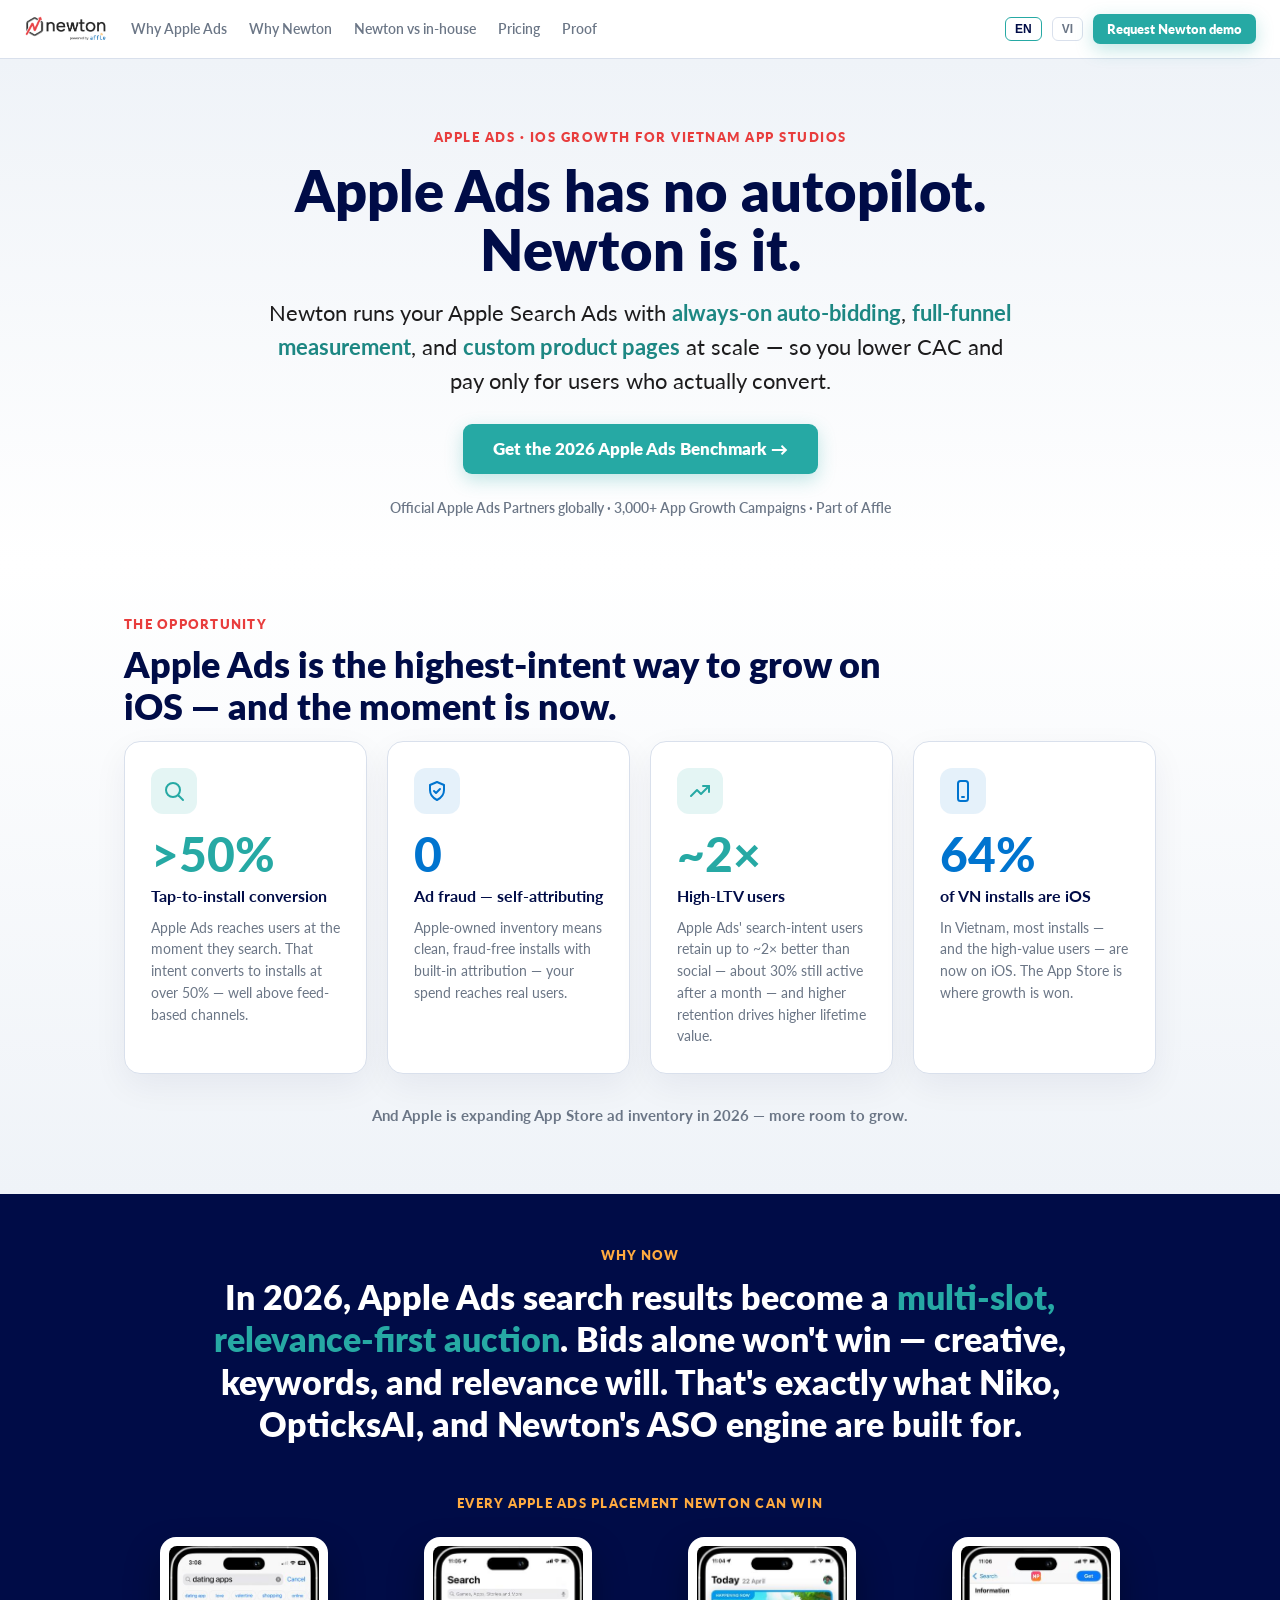
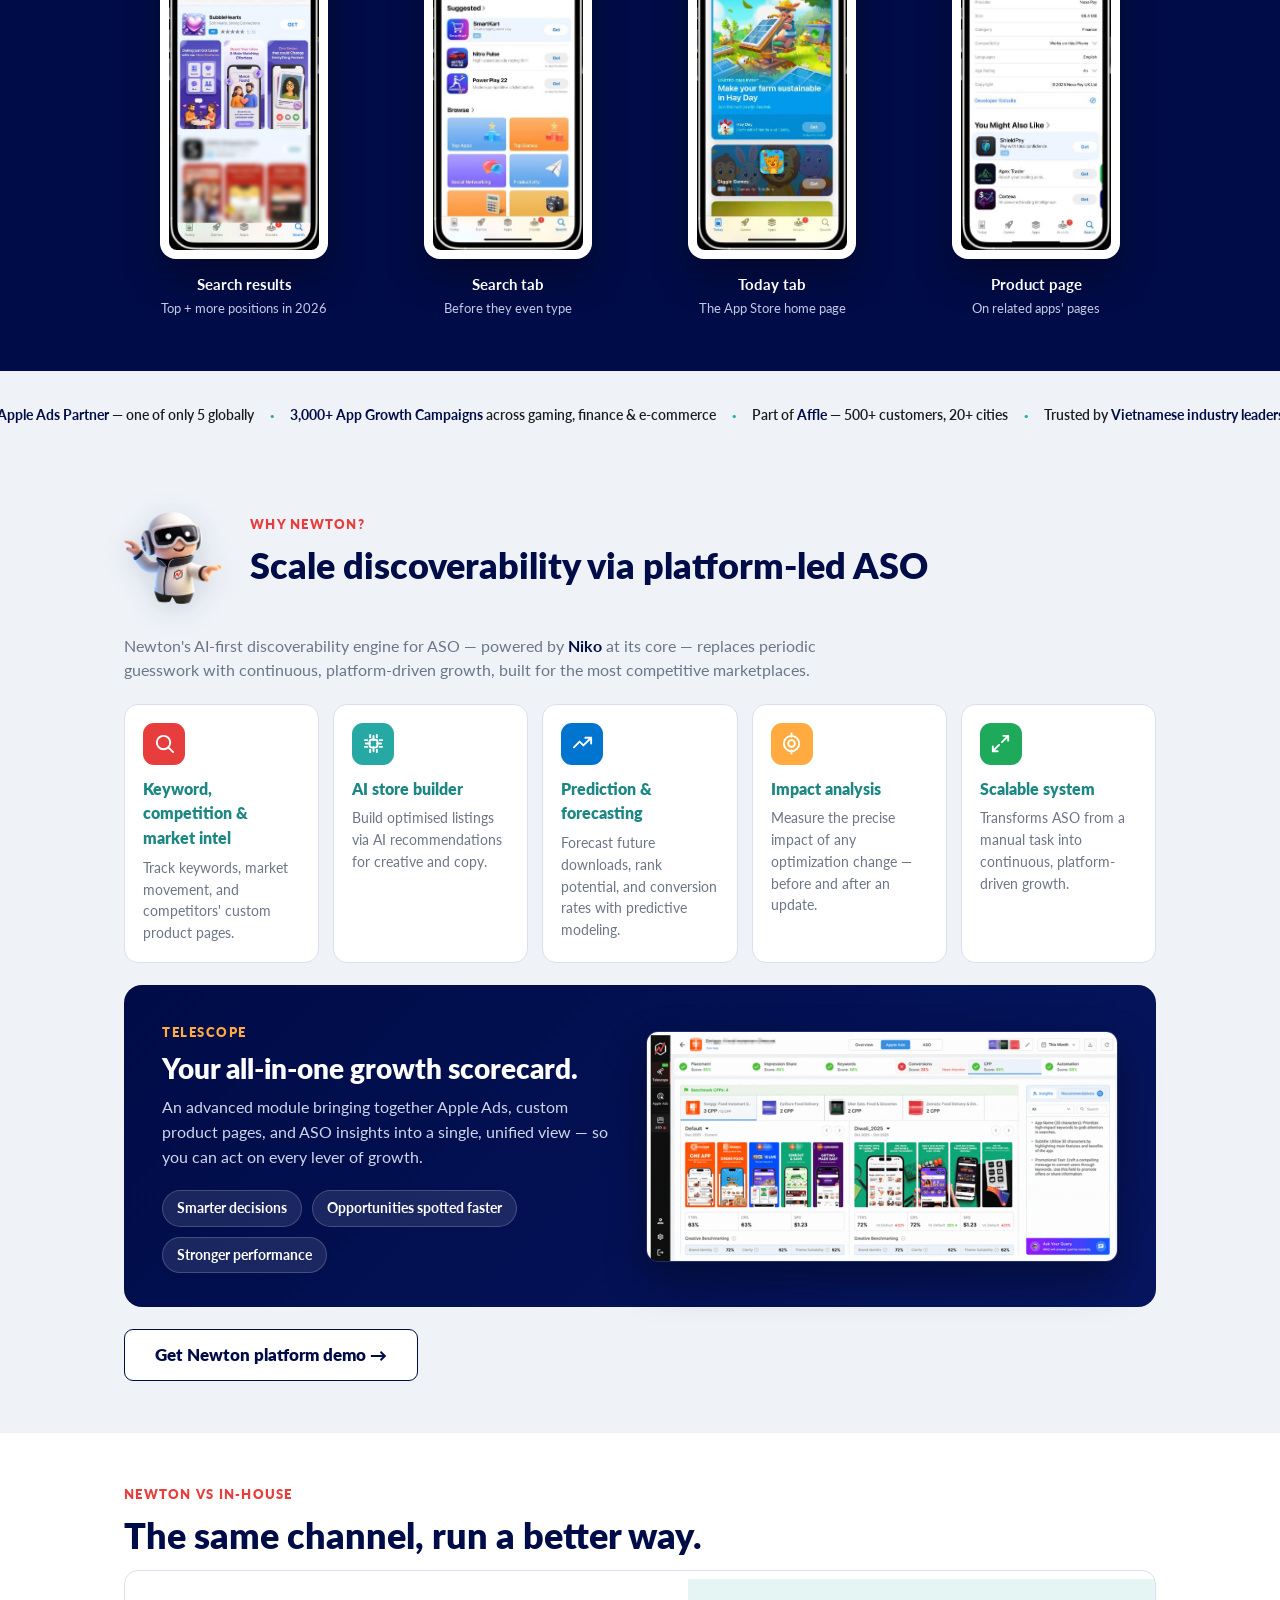
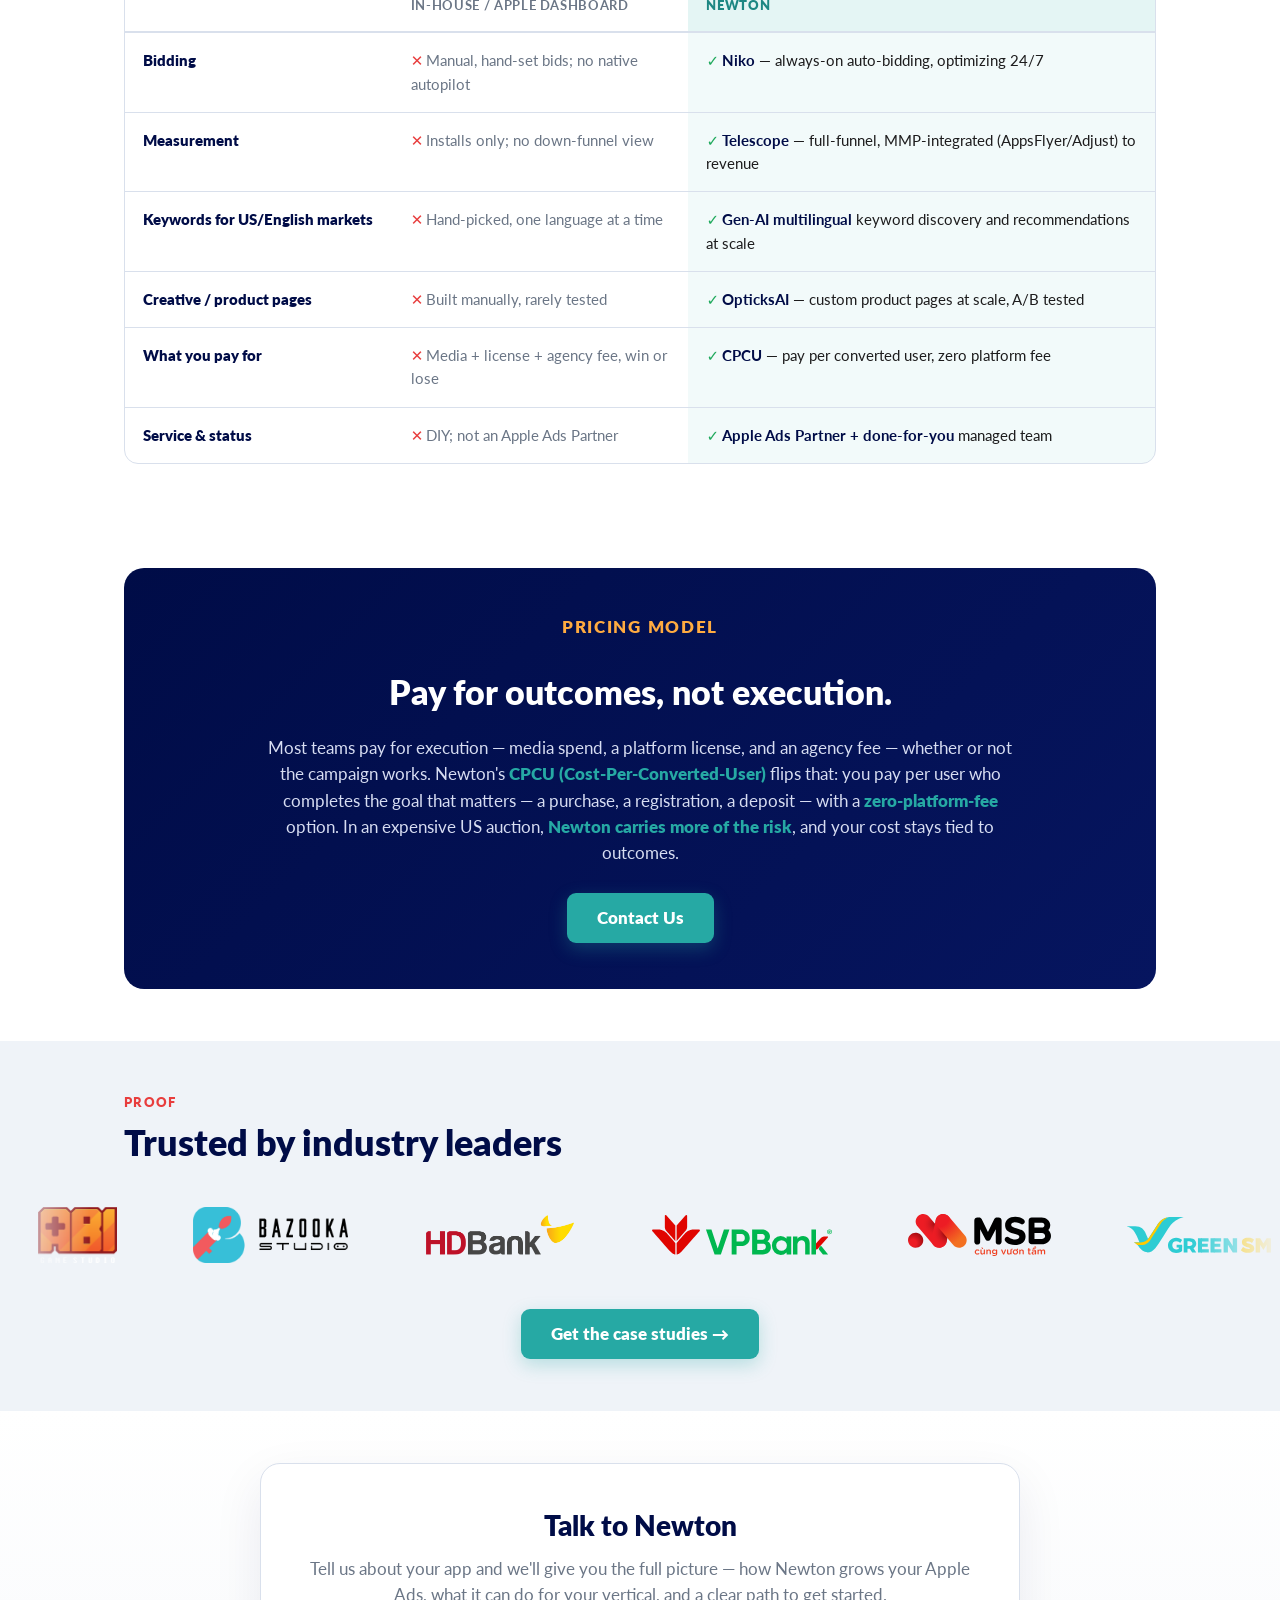
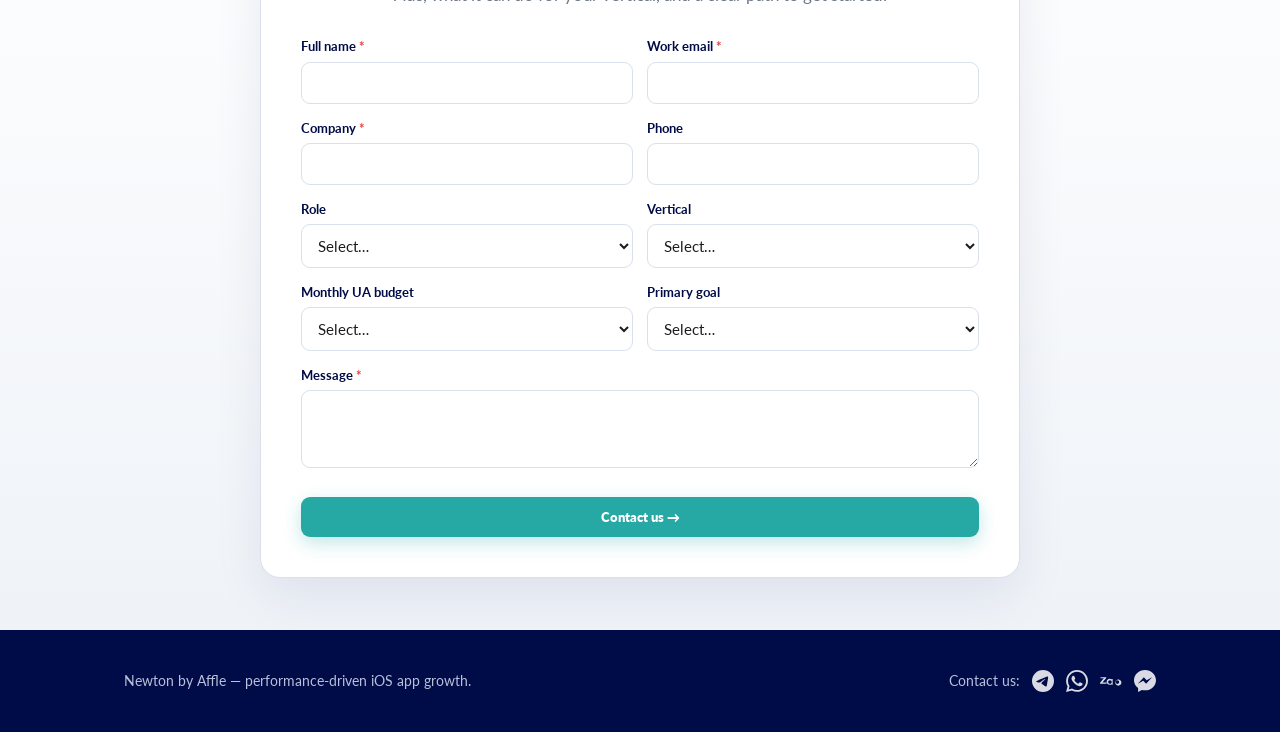
<file: index.html>
<!DOCTYPE html>
<html lang="en">
<head>
  <meta charset="UTF-8" />
  <meta name="viewport" content="width=device-width, initial-scale=1.0" />

  <!-- Meta Pixel -->
  <script>
    !function(f,b,e,v,n,t,s){if(f.fbq)return;n=f.fbq=function(){n.callMethod?
    n.callMethod.apply(n,arguments):n.queue.push(arguments)};if(!f._fbq)f._fbq=n;
    n.push=n;n.loaded=!0;n.version='2.0';n.queue=[];t=b.createElement(e);t.async=!0;
    t.src=v;s=b.getElementsByTagName(e)[0];s.parentNode.insertBefore(t,s)}(window,
    document,'script','https://connect.facebook.net/en_US/fbevents.js');
    fbq('init', '1029706482795468');
    fbq('track', 'PageView');
  </script>
  <noscript><img height="1" width="1" style="display:none"
    src="https://www.facebook.com/tr?id=1029706482795468&ev=PageView&noscript=1"/></noscript>
  <!-- End Meta Pixel -->

  <title data-i18n="_title">Newton — Apple Ads on autopilot</title>
  <meta name="description" data-i18n="_desc" content="Newton runs your Apple Search Ads with always-on auto-bidding, full-funnel measurement, and custom product pages — pay only for users who convert." />
  <link rel="preconnect" href="https://fonts.googleapis.com" />
  <link href="https://fonts.googleapis.com/css2?family=Lato:wght@400;700;900&display=swap" rel="stylesheet" />
  <link rel="stylesheet" href="style.css" />

  <!-- Google Analytics placeholder — replace G-XXXXXXXXXX, then uncomment
  <script async src="https://www.googletagmanager.com/gtag/js?id=G-XXXXXXXXXX"></script>
  <script>
    window.dataLayer = window.dataLayer || [];
    function gtag(){dataLayer.push(arguments);}
    gtag('js', new Date());
    gtag('config', 'G-XXXXXXXXXX');
  </script>
  -->
</head>
<body>

  <!-- ============ HEADER ============ -->
  <header class="site-header">
    <a class="brand" href="#"><img src="media/newton_logo.png" alt="Newton" /></a>
    <nav id="site-nav">
      <a href="#opportunity" data-i18n="nav_opp">Why Apple Ads</a>
      <a href="#platform" data-i18n="nav_platform">Why Newton</a>
      <a href="#compare" data-i18n="nav_compare">Newton vs in-house</a>
      <a href="#cpcu" data-i18n="nav_pricing">Pricing</a>
      <a href="#proof" data-i18n="nav_proof">Proof</a>
    </nav>
    <div class="header-right">
      <button class="lang-btn" type="button" data-lang="en">EN</button>
      <button class="lang-btn" type="button" data-lang="vi">VI</button>
      <button class="btn btn-primary btn-sm" data-scroll="#lead" data-request="demo" data-i18n="header_cta">Request Newton demo</button>
      <button class="nav-toggle" type="button" aria-label="Menu" aria-expanded="false" aria-controls="site-nav">
        <span></span><span></span><span></span>
      </button>
    </div>
  </header>

  <!-- ============ HERO ============ -->
  <section class="hero">
    <div class="wrap">
      <p class="eyebrow" data-i18n="hero_eyebrow">APPLE ADS · iOS GROWTH FOR VIETNAM APP STUDIOS</p>
      <h1 data-i18n="hero_h1">Apple Ads has no autopilot. Newton is it.</h1>
      <p class="lede" data-i18n="hero_lede">Newton runs your Apple Search Ads with <span class="accent">always-on auto-bidding</span>, <span class="accent">full-funnel measurement</span>, and <span class="accent">custom product pages</span> at scale — so you lower CAC and pay only for users who actually convert.</p>
      <button class="btn btn-primary btn-lg" data-scroll="#lead" data-request="benchmark" data-i18n="hero_cta">Get the 2026 Apple Ads Benchmark →</button>
      <p class="trust-strip" data-i18n="hero_trust">One of only 5 Apple Ads Partners globally · 3,000+ App Growth Campaigns · Part of Affle</p>
    </div>
  </section>

  <!-- ============ OPPORTUNITY ============ -->
  <section class="opp" id="opportunity">
    <div class="wrap">
      <p class="kicker" data-i18n="opp_kicker">The opportunity</p>
      <h2 class="section-title" data-i18n="opp_title">Apple Ads is the highest-intent way to grow on iOS — and the moment is now.</h2>
      <div class="scards">
        <div class="scard">
          <span class="sicon"><svg viewBox="0 0 24 24" fill="none" stroke="currentColor" stroke-width="2" stroke-linecap="round"><circle cx="11" cy="11" r="7"/><line x1="21" y1="21" x2="16.5" y2="16.5"/></svg></span>
          <div class="snum" data-i18n="o1_n">&gt;50%</div>
          <h3 data-i18n="o1_h">Tap-to-install conversion</h3>
          <p data-i18n="o1_b">Apple Ads reaches users at the moment they search. That intent converts to installs at over 50% — well above feed-based channels.</p>
        </div>
        <div class="scard">
          <span class="sicon"><svg viewBox="0 0 24 24" fill="none" stroke="currentColor" stroke-width="2" stroke-linecap="round" stroke-linejoin="round"><path d="M12 3l7 3v5c0 4.5-3 8-7 10-4-2-7-5.5-7-10V6z"/><path d="M9 12l2 2 4-4"/></svg></span>
          <div class="snum" data-i18n="o2_n">0</div>
          <h3 data-i18n="o2_h">Ad fraud — self-attributing</h3>
          <p data-i18n="o2_b">Apple-owned inventory means clean, fraud-free installs with built-in attribution — your spend reaches real users.</p>
        </div>
        <div class="scard">
          <span class="sicon"><svg viewBox="0 0 24 24" fill="none" stroke="currentColor" stroke-width="2" stroke-linecap="round" stroke-linejoin="round"><polyline points="3 17 9 11 13 15 21 7"/><polyline points="15 7 21 7 21 13"/></svg></span>
          <div class="snum" data-i18n="o3_n">~2×</div>
          <h3 data-i18n="o3_h">High-LTV users</h3>
          <p data-i18n="o3_b">Apple Ads' search-intent users retain up to ~2× better than social — about 30% still active after a month — and higher retention drives higher lifetime value.</p>
        </div>
        <div class="scard">
          <span class="sicon"><svg viewBox="0 0 24 24" fill="none" stroke="currentColor" stroke-width="2" stroke-linecap="round" stroke-linejoin="round"><rect x="7" y="2" width="10" height="20" rx="2.5"/><line x1="11" y1="18" x2="13" y2="18"/></svg></span>
          <div class="snum" data-i18n="o4_n">64%</div>
          <h3 data-i18n="o4_h">of VN installs are iOS</h3>
          <p data-i18n="o4_b">In Vietnam, most installs — and the high-value users — are now on iOS. The App Store is where growth is won.</p>
        </div>
      </div>
      <p class="opp-close" data-i18n="opp_close">And Apple is expanding App Store ad inventory in 2026 — more room to grow.</p>
    </div>
  </section>

  <!-- ============ WHY NOW ============ -->
  <section class="whynow">
    <div class="wrap">
      <p class="kicker" data-i18n="wn_kicker">Why now</p>
      <h2 data-i18n="wn_body">In 2026, Apple Ads search results become a <span class="accent">multi-slot, relevance-first auction</span>. Bids alone won't win — creative, keywords, and relevance will. That's exactly what Niko, OpticksAI, and Newton's ASO engine are built for.</h2>

      <p class="slots-label" data-i18n="slots_label">Every Apple Ads placement Newton can win</p>
      <div class="slots">
        <!-- Search results -->
        <div class="slot">
          <div class="shot"><img src="media/slot-search.jpg" alt="Apple Ads — Search results placement" /></div>
          <h4 data-i18n="s1_t">Search results</h4>
          <p data-i18n="s1_c">Top + more positions in 2026</p>
        </div>
        <!-- Search tab -->
        <div class="slot">
          <div class="shot"><img src="media/slot-searchtab.jpg" alt="Apple Ads — Search tab placement" /></div>
          <h4 data-i18n="s2_t">Search tab</h4>
          <p data-i18n="s2_c">Before they even type</p>
        </div>
        <!-- Today tab -->
        <div class="slot">
          <div class="shot"><img src="media/slot-today.jpg" alt="Apple Ads — Today tab placement" /></div>
          <h4 data-i18n="s3_t">Today tab</h4>
          <p data-i18n="s3_c">The App Store home page</p>
        </div>
        <!-- Product page -->
        <div class="slot">
          <div class="shot"><img src="media/slot-product.jpg" alt="Apple Ads — product page placement" /></div>
          <h4 data-i18n="s4_t">Product page</h4>
          <p data-i18n="s4_c">On related apps' pages</p>
        </div>
      </div>
    </div>
  </section>

  <!-- ============ WHY NEWTON (trust band) ============ -->
  <div class="trustband">
    <div class="wrap">
      <span class="ti" data-i18n="tb1"><b>Apple Ads Partner</b> — one of only 5 globally</span>
      <span class="dot">·</span>
      <span class="ti" data-i18n="tb2"><b>3,000+ App Growth Campaigns</b> across gaming, finance &amp; e-commerce</span>
      <span class="dot">·</span>
      <span class="ti" data-i18n="tb3">Part of <b>Affle</b> — 500+ customers, 20+ cities</span>
      <span class="dot">·</span>
      <span class="ti" data-i18n="tb4">Trusted by <b>Vietnamese industry leaders</b></span>
    </div>
  </div>

  <!-- ============ WHY NEWTON (platform) ============ -->
  <section class="platform" id="platform">
    <div class="wrap">
      <div class="platform-head">
        <img class="plat-logo plat-mascot" src="media/newton_mascot.png" alt="Niko — the Newton mascot" />
        <div>
          <p class="kicker" data-i18n="plat_kicker">Why Newton?</p>
          <h2 class="section-title" data-i18n="plat_title">Scale discoverability via platform-led ASO</h2>
        </div>
      </div>

      <!-- ASO engine — slide 14 -->
      <div class="plat-block">
        <p class="plat-block-sub" data-i18n="aso_sub">Newton's AI-first discoverability engine for ASO — powered by <b>Niko</b> at its core — replaces periodic guesswork with continuous, platform-driven growth, built for the most competitive marketplaces.</p>
        <div class="cards-5">
          <div class="fcard">
            <div class="ftile ftile-coral"><svg viewBox="0 0 24 24" fill="none" stroke="currentColor" stroke-width="2" stroke-linecap="round" stroke-linejoin="round"><circle cx="11" cy="11" r="7"/><line x1="21" y1="21" x2="16.5" y2="16.5"/></svg></div>
            <div class="tag" data-i18n="a1_t">Keyword, competition &amp; market intel</div>
            <p data-i18n="a1_b">Track keywords, market movement, and competitors' custom product pages.</p>
          </div>
          <div class="fcard">
            <div class="ftile ftile-teal"><svg viewBox="0 0 24 24" fill="none" stroke="currentColor" stroke-width="2" stroke-linecap="round" stroke-linejoin="round"><rect x="8" y="8" width="8" height="8" rx="1.5"/><path d="M12 8V4M12 20v-4M8 12H4M20 12h-4M8.5 5.5V3M15.5 5.5V3M8.5 21v-2.5M15.5 21v-2.5M5.5 8.5H3M5.5 15.5H3M21 8.5h-2.5M21 15.5h-2.5"/></svg></div>
            <div class="tag" data-i18n="a2_t">AI store builder</div>
            <p data-i18n="a2_b">Build optimised listings via AI recommendations for creative and copy.</p>
          </div>
          <div class="fcard">
            <div class="ftile ftile-blue"><svg viewBox="0 0 24 24" fill="none" stroke="currentColor" stroke-width="2" stroke-linecap="round" stroke-linejoin="round"><polyline points="3 16 9 10 13 14 21 6"/><polyline points="15 6 21 6 21 12"/></svg></div>
            <div class="tag" data-i18n="a3_t">Prediction &amp; forecasting</div>
            <p data-i18n="a3_b">Forecast future downloads, rank potential, and conversion rates with predictive modeling.</p>
          </div>
          <div class="fcard">
            <div class="ftile ftile-amber"><svg viewBox="0 0 24 24" fill="none" stroke="currentColor" stroke-width="2" stroke-linecap="round" stroke-linejoin="round"><circle cx="12" cy="12" r="8"/><circle cx="12" cy="12" r="3.5"/><line x1="12" y1="1.5" x2="12" y2="5"/><line x1="12" y1="19" x2="12" y2="22.5"/></svg></div>
            <div class="tag" data-i18n="a4_t">Impact analysis</div>
            <p data-i18n="a4_b">Measure the precise impact of any optimization change — before and after an update.</p>
          </div>
          <div class="fcard">
            <div class="ftile ftile-green"><svg viewBox="0 0 24 24" fill="none" stroke="currentColor" stroke-width="2" stroke-linecap="round" stroke-linejoin="round"><polyline points="15 4 20 4 20 9"/><polyline points="9 20 4 20 4 15"/><line x1="20" y1="4" x2="13.5" y2="10.5"/><line x1="4" y1="20" x2="10.5" y2="13.5"/></svg></div>
            <div class="tag" data-i18n="a5_t">Scalable system</div>
            <p data-i18n="a5_b">Transforms ASO from a manual task into continuous, platform-driven growth.</p>
          </div>
        </div>
      </div>

      <!-- Telescope — slide 16 -->
      <div class="tele-card">
        <div class="tele-copy">
          <span class="tele-eyebrow" data-i18n="tele_eyebrow">Telescope</span>
          <h3 class="tele-title" data-i18n="tele_head">Your all-in-one growth scorecard.</h3>
          <p class="tele-sub" data-i18n="tele_sub">An advanced module bringing together Apple Ads, custom product pages, and ASO insights into a single, unified view — so you can act on every lever of growth.</p>
          <div class="tele-chips">
            <span class="tele-chip" data-i18n="tele_c1">Smarter decisions</span>
            <span class="tele-chip" data-i18n="tele_c2">Opportunities spotted faster</span>
            <span class="tele-chip" data-i18n="tele_c3">Stronger performance</span>
          </div>
        </div>
        <div class="tele-shot">
          <img src="media/telescope-dashboard.gif" alt="Telescope dashboard — Newton Index Score, Apple Ads & ASO performance, and AI recommendations" loading="lazy" />
        </div>
      </div>

      <div class="cta-row">
        <button class="btn btn-ghost btn-lg" data-scroll="#lead" data-request="demo" data-i18n="demo_cta">Get Newton platform demo →</button>
      </div>
    </div>
  </section>

  <!-- ============ NEWTON vs IN-HOUSE ============ -->
  <section class="compare" id="compare">
    <div class="wrap">
      <p class="kicker" data-i18n="cmp_kicker">Newton vs in-house</p>
      <h2 class="section-title" data-i18n="cmp_title">The same channel, run a better way.</h2>
      <div class="cmp-toggle" role="group" aria-label="Choose a side to compare">
        <button type="button" class="cmp-seg" data-side="old" data-i18n="cmp_seg_old">In-house / Apple</button>
        <button type="button" class="cmp-seg active" data-side="new" data-i18n="cmp_seg_new">Newton</button>
      </div>
      <div class="table-card">
        <table class="cmp show-new">
          <thead>
            <tr>
              <th></th>
              <th data-i18n="cmp_head_old">In-house / Apple dashboard</th>
              <th class="col-new" data-i18n="cmp_head_new">Newton</th>
            </tr>
          </thead>
          <tbody>
            <tr>
              <td class="rowhead" data-i18n="c1r">Bidding</td>
              <td class="old x" data-i18n="c1o">Manual, hand-set bids; no native autopilot</td>
              <td class="new col-new check" data-i18n="c1n"><b>Niko</b> — always-on auto-bidding, optimizing 24/7</td>
            </tr>
            <tr>
              <td class="rowhead" data-i18n="c2r">Measurement</td>
              <td class="old x" data-i18n="c2o">Installs only; no down-funnel view</td>
              <td class="new col-new check" data-i18n="c2n"><b>Telescope</b> — full-funnel, MMP-integrated (AppsFlyer/Adjust) to revenue</td>
            </tr>
            <tr>
              <td class="rowhead" data-i18n="c3r">Keywords for US/English markets</td>
              <td class="old x" data-i18n="c3o">Hand-picked, one language at a time</td>
              <td class="new col-new check" data-i18n="c3n"><b>Gen-AI multilingual</b> keyword discovery and recommendations at scale</td>
            </tr>
            <tr>
              <td class="rowhead" data-i18n="c4r">Creative / product pages</td>
              <td class="old x" data-i18n="c4o">Built manually, rarely tested</td>
              <td class="new col-new check" data-i18n="c4n"><b>OpticksAI</b> — custom product pages at scale, A/B tested</td>
            </tr>
            <tr>
              <td class="rowhead" data-i18n="c5r">What you pay for</td>
              <td class="old x" data-i18n="c5o">Media + license + agency fee, win or lose</td>
              <td class="new col-new check" data-i18n="c5n"><b>CPCU</b> — pay per converted user, zero platform fee</td>
            </tr>
            <tr>
              <td class="rowhead" data-i18n="c6r">Service &amp; status</td>
              <td class="old x" data-i18n="c6o">DIY; not an Apple Ads Partner</td>
              <td class="new col-new check" data-i18n="c6n"><b>Apple Ads Partner + done-for-you</b> managed team</td>
            </tr>
          </tbody>
        </table>
      </div>
    </div>
  </section>

  <!-- ============ CPCU ============ -->
  <section class="cpcu" id="cpcu">
    <div class="wrap">
      <div class="cpcu-card">
        <p class="kicker" data-i18n="cpcu_kicker">Pricing model</p>
        <h2 data-i18n="cpcu_title">Pay for outcomes, not execution.</h2>
        <p data-i18n="cpcu_body">Most teams pay for execution — media spend, a platform license, and an agency fee — whether or not the campaign works. Newton's <span class="accent">CPCU (Cost-Per-Converted-User)</span> flips that: you pay per user who completes the goal that matters — a purchase, a registration, a deposit — with a <span class="accent">zero-platform-fee</span> option. In an expensive US auction, <span class="accent">Newton carries more of the risk</span>, and your cost stays tied to outcomes.</p>
        <button class="btn btn-primary btn-lg" data-scroll="#lead" data-request="session" data-i18n="cpcu_cta">Contact Us</button>
      </div>
    </div>
  </section>

  <!-- ============ PROOF ============ -->
  <section class="proof" id="proof">
    <div class="wrap">
      <p class="kicker" data-i18n="proof_kicker">Proof</p>
      <h2 class="section-title proof-title" data-i18n="proof_title">Trusted by industry leaders</h2>
    </div>
    <div class="logo-marquee">
      <div class="logo-track">
        <div class="logo-chip"><img src="media/logos/abistudio.png" alt="ABI Studio" /></div>
        <div class="logo-chip"><img src="media/logos/bazooka.png" alt="Bazooka" /></div>
        <div class="logo-chip"><img src="media/logos/hdbank.png" alt="HDBank" /></div>
        <div class="logo-chip"><img src="media/logos/vpbank.svg" alt="VPBank" /></div>
        <div class="logo-chip"><img src="media/logos/msb.svg" alt="MSB" /></div>
        <div class="logo-chip"><img src="media/logos/greensm.svg" alt="Green SM" /></div>
        <div class="logo-chip"><img src="media/logos/go2joy.png" alt="Go2Joy" /></div>
        <div class="logo-chip"><img src="media/logos/braly.png" alt="Braly" /></div>
        <div class="logo-chip"><img src="media/logos/agoda.svg" alt="Agoda" /></div>
      </div>
    </div>
    <div class="wrap">
      <div class="proof-cta-row">
        <button class="btn btn-primary btn-lg" data-scroll="#lead" data-request="case_study" data-i18n="proof_cta">Get the case studies →</button>
      </div>
    </div>
  </section>

  <!-- ============ LEAD FORM ============ -->
  <section class="lead" id="lead">
    <div class="wrap">
      <div class="lead-card">
        <h2 data-i18n="form_title">Talk to Newton</h2>
        <p class="section-sub" data-i18n="form_sub">Tell us about your app and we'll give you the full picture — how Newton grows your Apple Ads, what it can do for your vertical, and a clear path to get started.</p>

        <form id="leadForm">
          <input type="hidden" name="request_type" id="requestType" value="session" />

          <div>
            <label data-i18n="label_name">Full name <span>*</span></label>
            <input name="full_name" required />
          </div>
          <div>
            <label data-i18n="label_email">Work email <span>*</span></label>
            <input name="email" type="email" required />
          </div>

          <div>
            <label data-i18n="label_company">Company <span>*</span></label>
            <input name="company" required />
          </div>
          <div>
            <label data-i18n="label_phone">Phone</label>
            <input name="phone" />
          </div>

          <div>
            <label data-i18n="label_role">Role</label>
            <select name="job_title">
              <option value="" data-i18n="opt_select">Select…</option>
              <option data-i18n="role_1">Founder / CEO</option>
              <option data-i18n="role_2">Head of Growth / Marketing</option>
              <option data-i18n="role_3">UA / Performance / ASO</option>
              <option data-i18n="role_4">Other</option>
            </select>
          </div>
          <div>
            <label data-i18n="label_vertical">Vertical</label>
            <select name="industry">
              <option value="" data-i18n="opt_select">Select…</option>
              <option data-i18n="vert_1">Gaming / Hyper-casual</option>
              <option data-i18n="vert_2">Fintech / Crypto</option>
              <option data-i18n="vert_3">E-commerce</option>
              <option data-i18n="vert_4">Utility / Subscription</option>
              <option data-i18n="vert_5">Other</option>
            </select>
          </div>

          <div>
            <label data-i18n="label_budget">Monthly UA budget</label>
            <select name="budget">
              <option value="" data-i18n="opt_select">Select…</option>
              <option data-i18n="budget_1">Under $5k / mo</option>
              <option data-i18n="budget_2">$5k – $20k / mo</option>
              <option data-i18n="budget_3">$20k – $50k / mo</option>
              <option data-i18n="budget_4">$50k – $150k / mo</option>
              <option data-i18n="budget_5">$150k+ / mo</option>
              <option data-i18n="budget_6">Not sure yet</option>
            </select>
          </div>
          <div>
            <label data-i18n="label_goal">Primary goal</label>
            <select name="objective">
              <option value="" data-i18n="opt_select">Select…</option>
              <option data-i18n="goal_1">Installs</option>
              <option data-i18n="goal_2">Trials / eKYC / registrations</option>
              <option data-i18n="goal_3">Purchases / revenue</option>
              <option data-i18n="goal_4">Others</option>
            </select>
          </div>

          <div class="full">
            <label data-i18n="label_message">Message <span>*</span></label>
            <textarea name="message" rows="3" required></textarea>
          </div>

          <div class="full">
            <button class="btn btn-primary" type="submit" data-i18n="form_submit">Contact us →</button>
            <p class="form-status" id="formStatus" hidden data-i18n="form_thanks">Thanks — we'll reach out within 1 business day to walk you through Newton and how to get started.</p>
          </div>
        </form>
      </div>
    </div>
  </section>

  <!-- ============ FOOTER ============ -->
  <footer class="site-footer">
    <div class="wrap">
      <span class="fbrand" data-i18n="foot_blurb">Newton by Affle — performance-driven iOS app growth.</span>
      <div class="foot-contact">
        <span class="foot-contact-label" data-i18n="foot_contact_label">Contact us:</span>
        <a class="social-link" href="https://t.me/ravynhere" target="_blank" rel="noopener" aria-label="Telegram" title="Telegram">
          <svg viewBox="0 0 24 24" width="22" height="22" aria-hidden="true" focusable="false"><path fill="currentColor" d="M11.944 0A12 12 0 0 0 0 12a12 12 0 0 0 12 12 12 12 0 0 0 12-12A12 12 0 0 0 12 0a12 12 0 0 0-.056 0zm4.962 7.224c.1-.002.321.023.465.14a.506.506 0 0 1 .171.325c.016.093.036.306.02.472-.18 1.898-.962 6.502-1.36 8.627-.168.9-.499 1.201-.82 1.23-.696.065-1.225-.46-1.9-.902-1.056-.693-1.653-1.124-2.678-1.8-1.185-.78-.417-1.21.258-1.91.177-.184 3.247-2.977 3.307-3.23.007-.032.014-.15-.056-.212s-.174-.041-.249-.024c-.106.024-1.793 1.14-5.061 3.345-.48.33-.913.49-1.302.48-.428-.008-1.252-.241-1.865-.44-.752-.245-1.35-.374-1.297-.789.027-.216.325-.437.893-.663 3.498-1.524 5.83-2.529 6.998-3.014 3.332-1.386 4.025-1.627 4.476-1.635z"/></svg>
        </a>
        <a class="social-link" href="https://wa.me/84795095009" target="_blank" rel="noopener" aria-label="WhatsApp" title="WhatsApp: +84 795 095 009">
          <svg viewBox="0 0 24 24" width="22" height="22" aria-hidden="true" focusable="false"><path fill="currentColor" d="M17.472 14.382c-.297-.149-1.758-.867-2.03-.967-.273-.099-.471-.148-.67.15-.197.297-.767.966-.94 1.164-.173.199-.347.223-.644.075-.297-.15-1.255-.463-2.39-1.475-.883-.788-1.48-1.761-1.653-2.059-.173-.297-.018-.458.13-.606.134-.133.298-.347.446-.52.149-.174.198-.298.298-.497.099-.198.05-.371-.025-.52-.075-.149-.669-1.612-.916-2.207-.242-.579-.487-.5-.669-.51-.173-.008-.371-.01-.57-.01-.198 0-.52.074-.792.372-.272.297-1.04 1.016-1.04 2.479 0 1.462 1.065 2.875 1.213 3.074.149.198 2.096 3.2 5.077 4.487.709.306 1.262.489 1.694.625.712.227 1.36.195 1.871.118.571-.085 1.758-.719 2.006-1.413.248-.694.248-1.289.173-1.413-.074-.124-.272-.198-.57-.347m-5.421 7.403h-.004a9.87 9.87 0 01-5.031-1.378l-.361-.214-3.741.982.998-3.648-.235-.374a9.86 9.86 0 01-1.51-5.26c.001-5.45 4.436-9.884 9.888-9.884 2.64 0 5.122 1.03 6.988 2.898a9.825 9.825 0 012.893 6.994c-.003 5.45-4.437 9.884-9.885 9.884m8.413-18.297A11.815 11.815 0 0012.05 0C5.495 0 .16 5.335.157 11.892c0 2.096.547 4.142 1.588 5.945L.057 24l6.305-1.654a11.882 11.882 0 005.683 1.448h.005c6.554 0 11.89-5.335 11.893-11.893a11.821 11.821 0 00-3.48-8.413z"/></svg>
        </a>
        <a class="social-link" href="https://zalo.me/84795095009" target="_blank" rel="noopener" aria-label="Zalo" title="Zalo: +84 795 095 009">
          <svg viewBox="0 0 24 24" width="22" height="22" aria-hidden="true" focusable="false"><path fill="currentColor" d="M12.49 10.2722v-.4496h1.3467v6.3218h-.7704a.576.576 0 01-.5763-.5729l-.0006.0005a3.273 3.273 0 01-1.9372.6321c-1.8138 0-3.2844-1.4697-3.2844-3.2823 0-1.8125 1.4706-3.2822 3.2844-3.2822a3.273 3.273 0 011.9372.6321l.0006.0005zM6.9188 7.7896v.205c0 .3823-.051.6944-.2995 1.0605l-.03.0343c-.0542.0615-.1815.206-.2421.2761l-3.6551 4.382h4.5261v.7682a.5764.5764 0 01-.5767.5761H.0002v-.3622c0-.4152.0812-.7444.3199-1.0868l.0499-.0662c.0244-.0324.0812-.1015.1174-.144l3.6389-4.3734H.4771V8.365c0-.3179.2578-.5754.5759-.5754zm10.11 5.3719a1.9838 1.9838 0 001.9857 1.9853 1.9838 1.9838 0 001.9857-1.9853 1.9838 1.9838 0 00-1.9857-1.9852 1.9838 1.9838 0 00-1.9857 1.9852zm-6.1607-1.986c-1.0895 0-1.9724.883-1.9724 1.9723s.883 1.9723 1.9724 1.9723c1.0893 0 1.9723-.883 1.9723-1.9723s-.883-1.9723-1.9723-1.9723zm9.1288-.7728c1.848 0 3.3466 1.4983 3.3466 3.3461 0 1.8479-1.4986 3.3462-3.3466 3.3462-1.848 0-3.3465-1.4983-3.3465-3.3462 0-1.8478 1.4985-3.3461 3.3465-3.3461z"/></svg>
        </a>
        <a class="social-link" href="https://m.me/asa.growthlab" target="_blank" rel="noopener" aria-label="Facebook Messenger" title="Messenger">
          <svg viewBox="0 0 24 24" width="22" height="22" aria-hidden="true" focusable="false"><path fill="currentColor" d="M12 0C5.373 0 0 4.974 0 11.111c0 3.498 1.744 6.614 4.469 8.654V24l4.088-2.242c1.092.301 2.246.464 3.443.464 6.627 0 12-4.975 12-11.111C24 4.974 18.627 0 12 0zm1.191 14.963l-3.055-3.26-5.963 3.26L10.732 8l3.131 3.259L19.752 8l-6.561 6.963z"/></svg>
        </a>
      </div>
    </div>
  </footer>

  <!-- ============ CONTENT (load EN first as fallback) ============ -->
  <script src="ENcontent.js"></script>
  <script src="VIcontent.js"></script>
  <script>
    var I18N = window.I18N || { en: {}, vi: {} };
    var en = I18N.en || {};
    var curLang = "en";

    // Swap copy for the chosen language; fall back to EN, then to inline HTML.
    function applyLang(lang) {
      curLang = (I18N[lang]) ? lang : "en";
      var d = I18N[curLang] || {};
      function pick(k) { return (d[k] != null) ? d[k] : (en[k] != null ? en[k] : null); }

      document.querySelectorAll("[data-i18n]").forEach(function (el) {
        var v = pick(el.getAttribute("data-i18n"));
        if (v != null) el.innerHTML = v;
      });
      if (pick("_title")) document.title = pick("_title");
      document.documentElement.lang = curLang;

      document.querySelectorAll(".lang-btn").forEach(function (b) {
        b.classList.toggle("active", b.getAttribute("data-lang") === curLang);
      });
      try { localStorage.setItem("newton_lang", curLang); } catch (e) {}
    }

    document.querySelectorAll(".lang-btn").forEach(function (b) {
      b.addEventListener("click", function () { applyLang(b.getAttribute("data-lang")); });
    });

    // ---- Mobile nav (hamburger) ----
    var siteHeader = document.querySelector(".site-header");
    var navToggle = document.querySelector(".nav-toggle");
    if (siteHeader && navToggle) {
      navToggle.addEventListener("click", function () {
        var open = siteHeader.classList.toggle("nav-open");
        navToggle.setAttribute("aria-expanded", open ? "true" : "false");
      });
      // Close the menu after tapping a link.
      siteHeader.querySelectorAll("#site-nav a").forEach(function (a) {
        a.addEventListener("click", function () {
          siteHeader.classList.remove("nav-open");
          navToggle.setAttribute("aria-expanded", "false");
        });
      });
    }

    // ---- Comparison table side toggle (mobile) ----
    var cmpTable = document.querySelector(".cmp");
    document.querySelectorAll(".cmp-seg").forEach(function (btn) {
      btn.addEventListener("click", function () {
        var side = btn.getAttribute("data-side");
        if (cmpTable) {
          cmpTable.classList.toggle("show-new", side === "new");
          cmpTable.classList.toggle("show-old", side === "old");
        }
        document.querySelectorAll(".cmp-seg").forEach(function (b) {
          b.classList.toggle("active", b === btn);
        });
      });
    });

    // Smooth-scroll for [data-scroll] buttons; tag the lead by which CTA was used.
    document.querySelectorAll("[data-scroll]").forEach(function (el) {
      el.addEventListener("click", function () {
        var req = el.getAttribute("data-request");
        if (req) { var h = document.getElementById("requestType"); if (h) h.value = req; }
        var t = document.querySelector(el.getAttribute("data-scroll"));
        if (t) t.scrollIntoView({ behavior: "smooth" });
      });
    });

    // ---- Lead form → Google Apps Script ----
    // Paste your deployed web-app /exec URL here (see form.gs + site/README.md).
    var FORM_ENDPOINT = "https://script.google.com/macros/s/AKfycbwqfBqTslZcxJrfOkIN7xa32cONvDzxjkz9pU44Wqp_qgyMVha0WIJpra2w1UDvrjEVzw/exec";
    var form = document.getElementById("leadForm");

    // Reject free / personal email providers — only accept work emails.
    var FREE_EMAIL_DOMAINS = [
      "gmail.com", "googlemail.com", "yahoo.com", "yahoo.co.uk", "ymail.com",
      "hotmail.com", "hotmail.co.uk", "outlook.com", "live.com", "msn.com",
      "icloud.com", "me.com", "mac.com", "aol.com", "proton.me", "protonmail.com",
      "gmx.com", "zoho.com", "yandex.com", "mail.com", "qq.com", "163.com", "126.com"
    ];
    function i18nMsg(key) {
      var I = window.I18N || {};
      var d = I[curLang] || {};
      return (d[key] != null) ? d[key] : ((I.en || {})[key] || "");
    }
    var emailInput = form.querySelector('input[name="email"]');
    function isFreeEmail(value) {
      var at = value.lastIndexOf("@");
      if (at < 0) return false;
      var domain = value.slice(at + 1).trim().toLowerCase();
      return FREE_EMAIL_DOMAINS.indexOf(domain) !== -1;
    }
    if (emailInput) {
      // Clear the custom error as soon as the user edits the field.
      emailInput.addEventListener("input", function () { emailInput.setCustomValidity(""); });
    }

    form.addEventListener("submit", function (e) {
      e.preventDefault();
      if (emailInput) {
        emailInput.setCustomValidity("");
        if (isFreeEmail(emailInput.value)) {
          emailInput.setCustomValidity(i18nMsg("err_work_email"));
          emailInput.reportValidity();
          return;
        }
      }
      var data = new FormData(form);
      fetch(FORM_ENDPOINT, { method: "POST", body: data })
        .then(function () {
          form.reset();
          document.getElementById("formStatus").hidden = false;
          if (window.fbq) fbq("track", "Lead", { content_name: "signup" });
        })
        .catch(function () {
          alert("Something went wrong — please try again.");
        });
    });

    // ---- Reviews carousel (swipeable + auto-advance every 5s) ----
    (function () {
      var car = document.getElementById("reviews");
      if (!car) return;
      var track = car.querySelector(".car-track");
      var slides = Array.prototype.slice.call(car.querySelectorAll(".car-slide"));
      var dotsWrap = car.querySelector(".car-dots");
      var prevBtn = car.querySelector(".car-prev");
      var nextBtn = car.querySelector(".car-next");
      if (!track || slides.length === 0) return;

      var index = 0;
      var AUTOPLAY_MS = 5000;
      var timer = null;

      // Build dots
      var dots = slides.map(function (_, i) {
        var d = document.createElement("button");
        d.type = "button";
        d.className = "car-dot";
        d.setAttribute("aria-label", "Go to review " + (i + 1));
        d.addEventListener("click", function () { goTo(i); restart(); });
        dotsWrap.appendChild(d);
        return d;
      });

      function render() {
        track.style.transform = "translateX(" + (-index * 100) + "%)";
        dots.forEach(function (d, i) { d.classList.toggle("active", i === index); });
      }
      function goTo(i) { index = (i + slides.length) % slides.length; render(); }
      function next() { goTo(index + 1); }
      function prev() { goTo(index - 1); }

      function start() { stop(); timer = setInterval(next, AUTOPLAY_MS); }
      function stop() { if (timer) { clearInterval(timer); timer = null; } }
      function restart() { start(); }

      if (nextBtn) nextBtn.addEventListener("click", function () { next(); restart(); });
      if (prevBtn) prevBtn.addEventListener("click", function () { prev(); restart(); });

      // Pause autoplay on hover (desktop)
      car.addEventListener("mouseenter", stop);
      car.addEventListener("mouseleave", start);

      // Touch / pointer swipe
      var startX = 0, deltaX = 0, dragging = false;
      function onStart(x) { dragging = true; startX = x; deltaX = 0; stop(); }
      function onMove(x) { if (dragging) deltaX = x - startX; }
      function onEnd() {
        if (!dragging) return;
        dragging = false;
        if (deltaX < -40) next();
        else if (deltaX > 40) prev();
        start();
      }
      track.addEventListener("touchstart", function (e) { onStart(e.touches[0].clientX); }, { passive: true });
      track.addEventListener("touchmove", function (e) { onMove(e.touches[0].clientX); }, { passive: true });
      track.addEventListener("touchend", onEnd);
      // Mouse drag (desktop)
      track.addEventListener("mousedown", function (e) { onStart(e.clientX); e.preventDefault(); });
      window.addEventListener("mousemove", function (e) { onMove(e.clientX); });
      window.addEventListener("mouseup", onEnd);

      // Pause when tab is hidden
      document.addEventListener("visibilitychange", function () {
        if (document.hidden) stop(); else start();
      });

      render();
      start();
    })();

    // Client logo marquee: duplicate the row so the left-slide loops seamlessly.
    (function () {
      var track = document.querySelector(".logo-track");
      if (track) {
        Array.prototype.slice.call(track.children).forEach(function (node) {
          track.appendChild(node.cloneNode(true));
        });
      }
      // If an image file is missing, show the brand name (from alt) instead.
      document.querySelectorAll(".logo-track img").forEach(function (img) {
        function fallback() {
          if (!img.parentNode) return;
          var span = document.createElement("span");
          span.className = "logo-wordmark";
          span.textContent = img.getAttribute("alt") || "";
          img.replaceWith(span);
        }
        img.addEventListener("error", fallback);
        // The error may have already fired before this listener attached.
        if (img.complete && img.naturalWidth === 0) fallback();
      });
    })();

    // Restore saved language (default EN).
    var saved = "en";
    try { saved = localStorage.getItem("newton_lang") || "en"; } catch (e) {}
    applyLang(saved);
  </script>
</body>
</html>
</file>
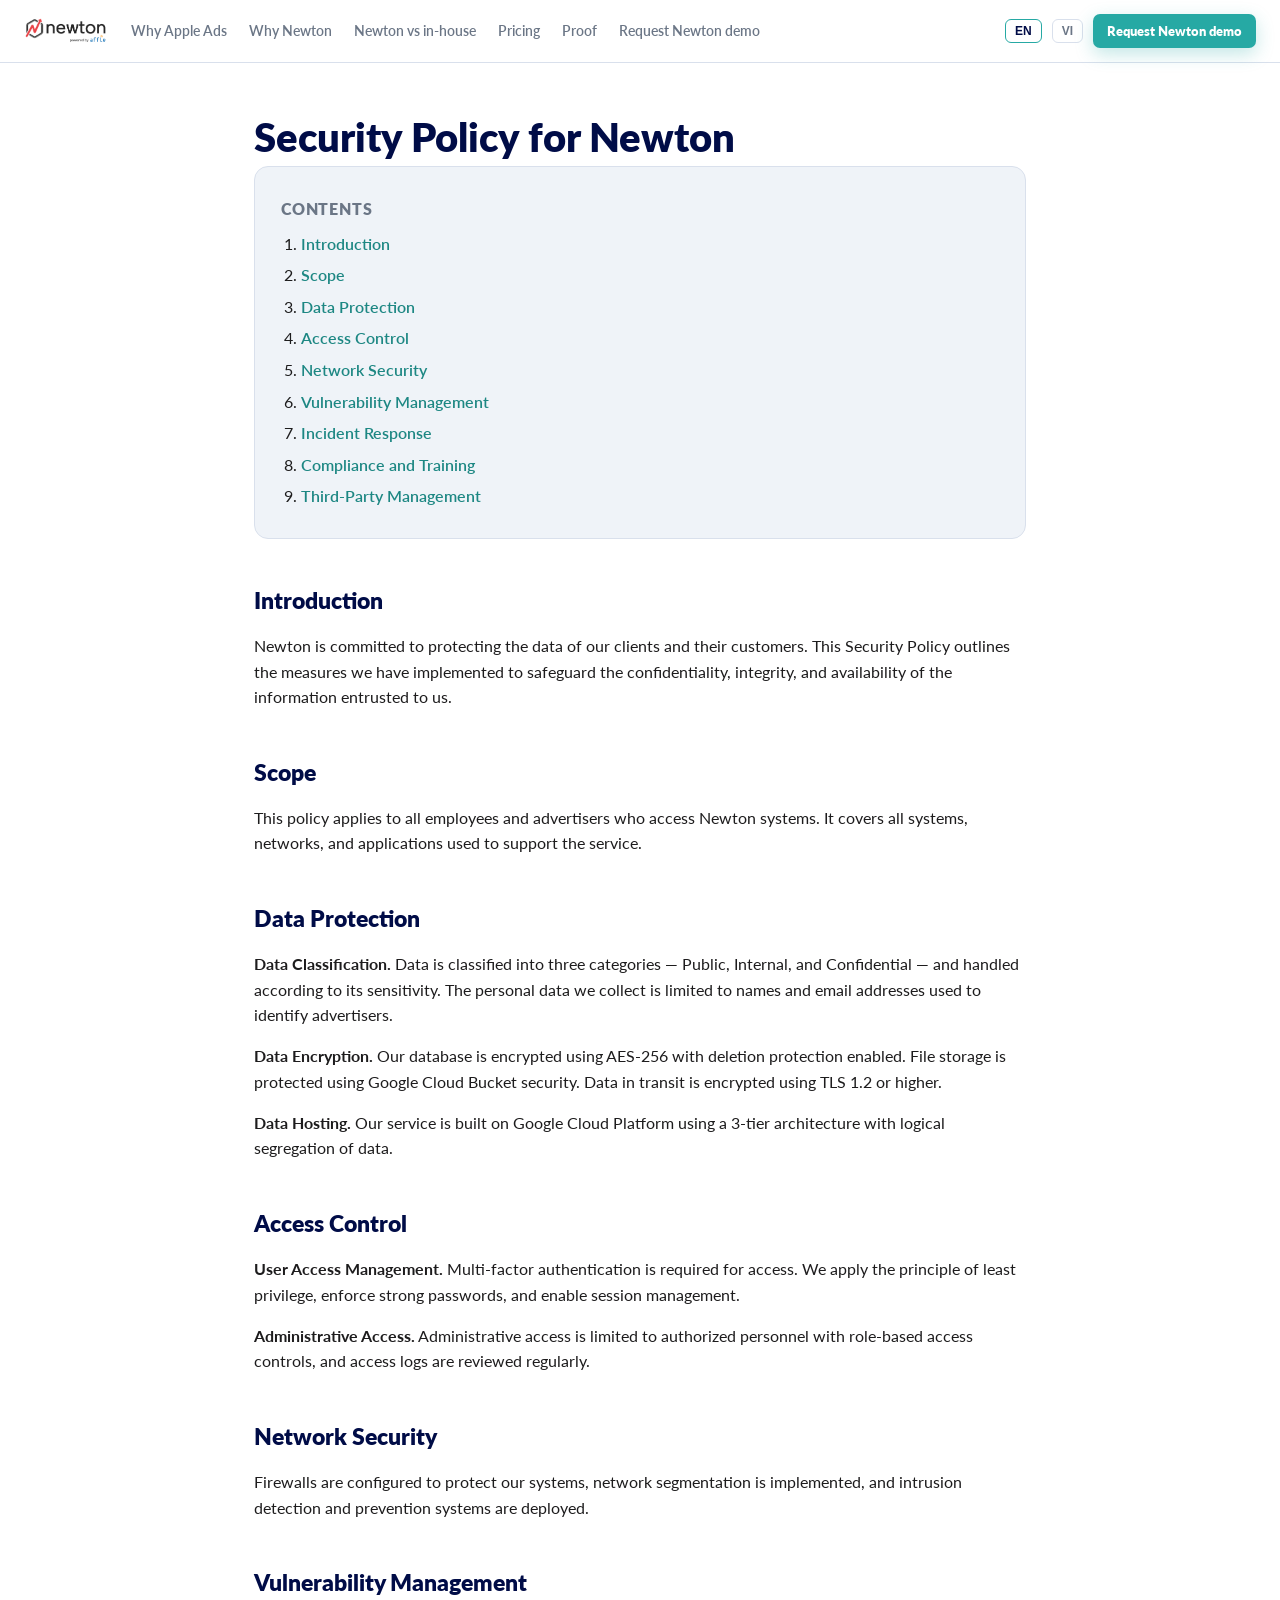
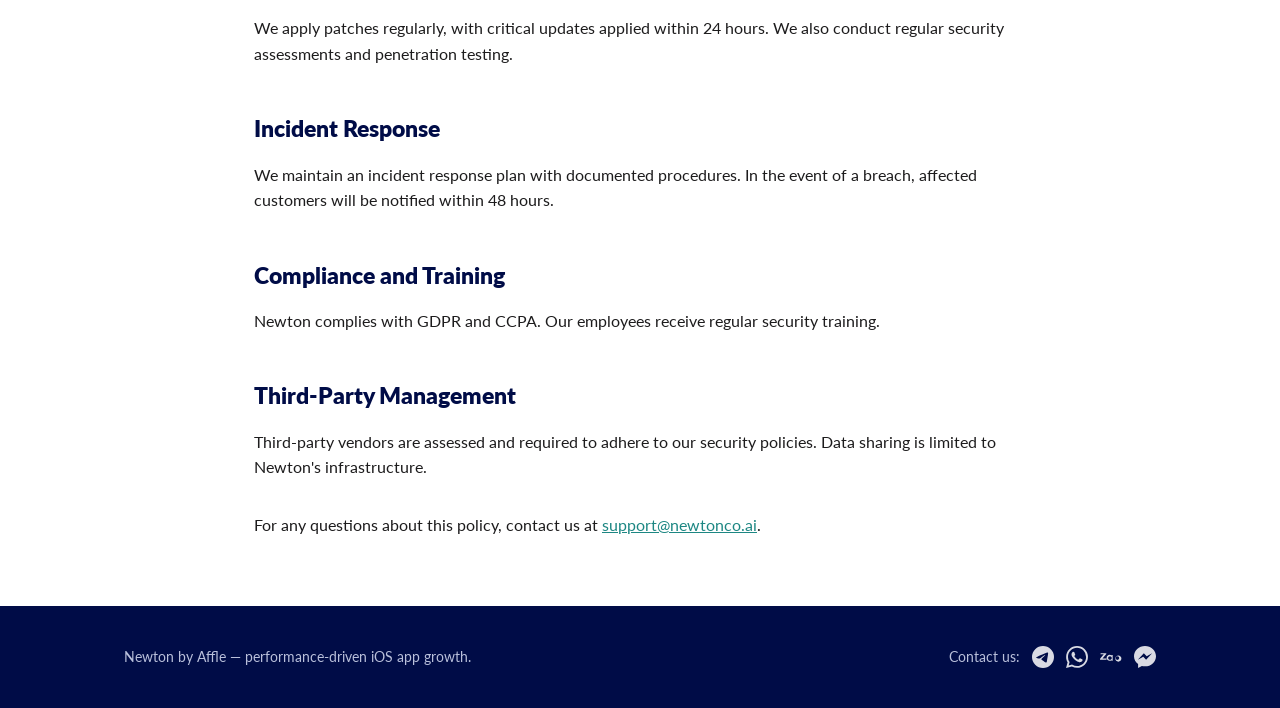
<file: privacy-policy.html>
<!DOCTYPE html>
<html lang="en">
<head>
  <meta charset="UTF-8" />
  <meta name="viewport" content="width=device-width, initial-scale=1.0" />

  <!-- Meta Pixel -->
  <script>
    !function(f,b,e,v,n,t,s){if(f.fbq)return;n=f.fbq=function(){n.callMethod?
    n.callMethod.apply(n,arguments):n.queue.push(arguments)};if(!f._fbq)f._fbq=n;
    n.push=n;n.loaded=!0;n.version='2.0';n.queue=[];t=b.createElement(e);t.async=!0;
    t.src=v;s=b.getElementsByTagName(e)[0];s.parentNode.insertBefore(t,s)}(window,
    document,'script','https://connect.facebook.net/en_US/fbevents.js');
    fbq('init', '1029706482795468');
    fbq('track', 'PageView');
  </script>
  <noscript><img height="1" width="1" style="display:none"
    src="https://www.facebook.com/tr?id=1029706482795468&ev=PageView&noscript=1"/></noscript>
  <!-- End Meta Pixel -->

  <title data-i18n="_title">Security Policy — Newton</title>
  <meta name="description" content="Security Policy for Newton — how we protect the confidentiality, integrity and availability of client and customer data." />
  <link rel="preconnect" href="https://fonts.googleapis.com" />
  <link href="https://fonts.googleapis.com/css2?family=Lato:wght@400;700;900&display=swap" rel="stylesheet" />
  <link rel="stylesheet" href="style.css" />

  <!-- ============ Legal-page styles (layered on style.css) ============ -->
  <style>
    .legal { background: #fff; }
    .legal .wrap { max-width: 820px; }
    .legal h1 { color: var(--navy); font-size: clamp(28px, 4vw, 40px); font-weight: 800; margin: 0 0 6px; line-height: 1.12; }
    .legal .updated { color: var(--muted); font-size: 14px; font-weight: 700; margin: 0 0 28px; }
    .legal .intro { color: var(--ink); font-size: 16.5px; margin: 0 0 10px; }
    .legal h2 {
      color: var(--navy); font-size: clamp(19px, 2.6vw, 23px); font-weight: 800;
      margin: 36px 0 10px; padding-top: 8px;
    }
    .legal p, .legal li { color: var(--ink); font-size: 15.5px; line-height: 1.65; }
    .legal ul { padding-left: 22px; margin: 8px 0 14px; }
    .legal li { margin-bottom: 6px; }
    .legal a { color: var(--teal-dark); text-decoration: underline; }
    .legal a:hover { color: var(--teal); }
    .legal .note {
      background: var(--light); border-left: 4px solid var(--amber); border-radius: 8px;
      padding: 14px 18px; color: var(--ink); font-size: 14px; margin: 10px 0 6px;
    }
    .legal .toc { background: var(--light); border: 1px solid var(--hair); border-radius: 14px; padding: 22px 26px; margin: 4px 0 20px; }
    .legal .toc h2 { margin: 0 0 10px; font-size: 16px; text-transform: uppercase; letter-spacing: .05em; color: var(--muted); }
    .legal .toc ol { margin: 0; padding-left: 20px; }
    .legal .toc a { text-decoration: none; font-weight: 600; }
    .legal .toc a:hover { text-decoration: underline; }
  </style>
</head>
<body>

  <!-- ============ HEADER (shared menu) ============ -->
  <header class="site-header">
    <a class="brand" href="index.html"><img src="media/newton_logo.png" alt="Newton" /></a>
    <nav id="site-nav">
      <a href="index.html#opportunity" data-i18n="nav_opp">Why Apple Ads</a>
      <a href="index.html#platform" data-i18n="nav_platform">Why Newton</a>
      <a href="index.html#compare" data-i18n="nav_compare">Newton vs in-house</a>
      <a href="index.html#cpcu" data-i18n="nav_pricing">Pricing</a>
      <a href="index.html#proof" data-i18n="nav_proof">Proof</a>
      <a href="index.html#lead" data-i18n="nav_demo">Request Newton demo</a>
    </nav>
    <div class="header-right">
      <button class="lang-btn" type="button" data-lang="en">EN</button>
      <button class="lang-btn" type="button" data-lang="vi">VI</button>
      <a class="btn btn-primary btn-sm" href="index.html#lead" data-i18n="header_cta">Request Newton demo</a>
      <button class="nav-toggle" type="button" aria-label="Menu" aria-expanded="false" aria-controls="site-nav">
        <span></span><span></span><span></span>
      </button>
    </div>
  </header>

  <!-- ============ SECURITY POLICY (replicated from newtonco.ai/security) ============ -->
  <section class="legal">
    <div class="wrap">
      <h1>Security Policy for Newton</h1>

      <div class="toc">
        <h2>Contents</h2>
        <ol>
          <li><a href="#s1">Introduction</a></li>
          <li><a href="#s2">Scope</a></li>
          <li><a href="#s3">Data Protection</a></li>
          <li><a href="#s4">Access Control</a></li>
          <li><a href="#s5">Network Security</a></li>
          <li><a href="#s6">Vulnerability Management</a></li>
          <li><a href="#s7">Incident Response</a></li>
          <li><a href="#s8">Compliance and Training</a></li>
          <li><a href="#s9">Third-Party Management</a></li>
        </ol>
      </div>

      <h2 id="s1">Introduction</h2>
      <p>Newton is committed to protecting the data of our clients and their customers. This Security Policy
        outlines the measures we have implemented to safeguard the confidentiality, integrity, and
        availability of the information entrusted to us.</p>

      <h2 id="s2">Scope</h2>
      <p>This policy applies to all employees and advertisers who access Newton systems. It covers all
        systems, networks, and applications used to support the service.</p>

      <h2 id="s3">Data Protection</h2>
      <p><b>Data Classification.</b> Data is classified into three categories — Public, Internal, and
        Confidential — and handled according to its sensitivity. The personal data we collect is limited to
        names and email addresses used to identify advertisers.</p>
      <p><b>Data Encryption.</b> Our database is encrypted using AES-256 with deletion protection enabled.
        File storage is protected using Google Cloud Bucket security. Data in transit is encrypted using
        TLS 1.2 or higher.</p>
      <p><b>Data Hosting.</b> Our service is built on Google Cloud Platform using a 3-tier architecture with
        logical segregation of data.</p>

      <h2 id="s4">Access Control</h2>
      <p><b>User Access Management.</b> Multi-factor authentication is required for access. We apply the
        principle of least privilege, enforce strong passwords, and enable session management.</p>
      <p><b>Administrative Access.</b> Administrative access is limited to authorized personnel with
        role-based access controls, and access logs are reviewed regularly.</p>

      <h2 id="s5">Network Security</h2>
      <p>Firewalls are configured to protect our systems, network segmentation is implemented, and
        intrusion detection and prevention systems are deployed.</p>

      <h2 id="s6">Vulnerability Management</h2>
      <p>We apply patches regularly, with critical updates applied within 24 hours. We also conduct regular
        security assessments and penetration testing.</p>

      <h2 id="s7">Incident Response</h2>
      <p>We maintain an incident response plan with documented procedures. In the event of a breach,
        affected customers will be notified within 48 hours.</p>

      <h2 id="s8">Compliance and Training</h2>
      <p>Newton complies with GDPR and CCPA. Our employees receive regular security training.</p>

      <h2 id="s9">Third-Party Management</h2>
      <p>Third-party vendors are assessed and required to adhere to our security policies. Data sharing is
        limited to Newton's infrastructure.</p>

      <p style="margin-top:32px;">For any questions about this policy, contact us at
        <a href="mailto:support@newtonco.ai">support@newtonco.ai</a>.</p>
    </div>
  </section>

  <!-- ============ FOOTER ============ -->
  <footer class="site-footer">
    <div class="wrap">
      <span class="fbrand" data-i18n="foot_blurb">Newton by Affle — performance-driven iOS app growth.</span>
      <div class="foot-contact">
        <span class="foot-contact-label" data-i18n="foot_contact_label">Contact us:</span>
        <a class="social-link" href="https://t.me/ravynhere" target="_blank" rel="noopener" aria-label="Telegram" title="Telegram">
          <svg viewBox="0 0 24 24" width="22" height="22" aria-hidden="true" focusable="false"><path fill="currentColor" d="M11.944 0A12 12 0 0 0 0 12a12 12 0 0 0 12 12 12 12 0 0 0 12-12A12 12 0 0 0 12 0a12 12 0 0 0-.056 0zm4.962 7.224c.1-.002.321.023.465.14a.506.506 0 0 1 .171.325c.016.093.036.306.02.472-.18 1.898-.962 6.502-1.36 8.627-.168.9-.499 1.201-.82 1.23-.696.065-1.225-.46-1.9-.902-1.056-.693-1.653-1.124-2.678-1.8-1.185-.78-.417-1.21.258-1.91.177-.184 3.247-2.977 3.307-3.23.007-.032.014-.15-.056-.212s-.174-.041-.249-.024c-.106.024-1.793 1.14-5.061 3.345-.48.33-.913.49-1.302.48-.428-.008-1.252-.241-1.865-.44-.752-.245-1.35-.374-1.297-.789.027-.216.325-.437.893-.663 3.498-1.524 5.83-2.529 6.998-3.014 3.332-1.386 4.025-1.627 4.476-1.635z"/></svg>
        </a>
        <a class="social-link" href="https://wa.me/84795095009" target="_blank" rel="noopener" aria-label="WhatsApp" title="WhatsApp: +84 795 095 009">
          <svg viewBox="0 0 24 24" width="22" height="22" aria-hidden="true" focusable="false"><path fill="currentColor" d="M17.472 14.382c-.297-.149-1.758-.867-2.03-.967-.273-.099-.471-.148-.67.15-.197.297-.767.966-.94 1.164-.173.199-.347.223-.644.075-.297-.15-1.255-.463-2.39-1.475-.883-.788-1.48-1.761-1.653-2.059-.173-.297-.018-.458.13-.606.134-.133.298-.347.446-.52.149-.174.198-.298.298-.497.099-.198.05-.371-.025-.52-.075-.149-.669-1.612-.916-2.207-.242-.579-.487-.5-.669-.51-.173-.008-.371-.01-.57-.01-.198 0-.52.074-.792.372-.272.297-1.04 1.016-1.04 2.479 0 1.462 1.065 2.875 1.213 3.074.149.198 2.096 3.2 5.077 4.487.709.306 1.262.489 1.694.625.712.227 1.36.195 1.871.118.571-.085 1.758-.719 2.006-1.413.248-.694.248-1.289.173-1.413-.074-.124-.272-.198-.57-.347m-5.421 7.403h-.004a9.87 9.87 0 01-5.031-1.378l-.361-.214-3.741.982.998-3.648-.235-.374a9.86 9.86 0 01-1.51-5.26c.001-5.45 4.436-9.884 9.888-9.884 2.64 0 5.122 1.03 6.988 2.898a9.825 9.825 0 012.893 6.994c-.003 5.45-4.437 9.884-9.885 9.884m8.413-18.297A11.815 11.815 0 0012.05 0C5.495 0 .16 5.335.157 11.892c0 2.096.547 4.142 1.588 5.945L.057 24l6.305-1.654a11.882 11.882 0 005.683 1.448h.005c6.554 0 11.89-5.335 11.893-11.893a11.821 11.821 0 00-3.48-8.413z"/></svg>
        </a>
        <a class="social-link" href="https://zalo.me/84795095009" target="_blank" rel="noopener" aria-label="Zalo" title="Zalo: +84 795 095 009">
          <svg viewBox="0 0 24 24" width="22" height="22" aria-hidden="true" focusable="false"><path fill="currentColor" d="M12.49 10.2722v-.4496h1.3467v6.3218h-.7704a.576.576 0 01-.5763-.5729l-.0006.0005a3.273 3.273 0 01-1.9372.6321c-1.8138 0-3.2844-1.4697-3.2844-3.2823 0-1.8125 1.4706-3.2822 3.2844-3.2822a3.273 3.273 0 011.9372.6321l.0006.0005zM6.9188 7.7896v.205c0 .3823-.051.6944-.2995 1.0605l-.03.0343c-.0542.0615-.1815.206-.2421.2761l-3.6551 4.382h4.5261v.7682a.5764.5764 0 01-.5767.5761H.0002v-.3622c0-.4152.0812-.7444.3199-1.0868l.0499-.0662c.0244-.0324.0812-.1015.1174-.144l3.6389-4.3734H.4771V8.365c0-.3179.2578-.5754.5759-.5754zm10.11 5.3719a1.9838 1.9838 0 001.9857 1.9853 1.9838 1.9838 0 001.9857-1.9853 1.9838 1.9838 0 00-1.9857-1.9852 1.9838 1.9838 0 00-1.9857 1.9852zm-6.1607-1.986c-1.0895 0-1.9724.883-1.9724 1.9723s.883 1.9723 1.9724 1.9723c1.0893 0 1.9723-.883 1.9723-1.9723s-.883-1.9723-1.9723-1.9723zm9.1288-.7728c1.848 0 3.3466 1.4983 3.3466 3.3461 0 1.8479-1.4986 3.3462-3.3466 3.3462-1.848 0-3.3465-1.4983-3.3465-3.3462 0-1.8478 1.4985-3.3461 3.3465-3.3461z"/></svg>
        </a>
        <a class="social-link" href="https://m.me/asa.growthlab" target="_blank" rel="noopener" aria-label="Facebook Messenger" title="Messenger">
          <svg viewBox="0 0 24 24" width="22" height="22" aria-hidden="true" focusable="false"><path fill="currentColor" d="M12 0C5.373 0 0 4.974 0 11.111c0 3.498 1.744 6.614 4.469 8.654V24l4.088-2.242c1.092.301 2.246.464 3.443.464 6.627 0 12-4.975 12-11.111C24 4.974 18.627 0 12 0zm1.191 14.963l-3.055-3.26-5.963 3.26L10.732 8l3.131 3.259L19.752 8l-6.561 6.963z"/></svg>
        </a>
      </div>
    </div>
  </footer>

  <!-- ============ Minimal i18n for the shared header/footer (legal body is EN) ============ -->
  <script>
    var I18N = {
      en: {
        _title: "Security Policy — Newton",
        nav_opp: "Why Apple Ads", nav_platform: "Why Newton", nav_compare: "Newton vs in-house",
        nav_pricing: "Pricing", nav_proof: "Proof", nav_demo: "Request Newton demo",
        header_cta: "Request Newton demo",
        foot_blurb: "Newton by Affle — performance-driven iOS app growth.", foot_contact_label: "Contact us:"
      },
      vi: {
        _title: "Chính sách bảo mật — Newton",
        nav_opp: "Vì sao chọn Apple Ads", nav_platform: "Vì sao chọn Newton", nav_compare: "Newton vs In-house",
        nav_pricing: "Bảng giá", nav_proof: "Bằng chứng", nav_demo: "Yêu cầu demo Newton",
        header_cta: "Yêu cầu demo Newton",
        foot_blurb: "Newton by Affle — tăng trưởng app iOS dựa trên hiệu suất.", foot_contact_label: "Liên hệ:"
      }
    };
    var en = I18N.en, curLang = "en";
    function applyLang(lang) {
      curLang = I18N[lang] ? lang : "en";
      var d = I18N[curLang];
      document.querySelectorAll("[data-i18n]").forEach(function (el) {
        var v = d[el.getAttribute("data-i18n")]; if (v == null) v = en[el.getAttribute("data-i18n")];
        if (v != null) el.textContent = v;
      });
      if (d._title || en._title) document.title = d._title || en._title;
      document.querySelectorAll(".lang-btn").forEach(function (b) {
        b.classList.toggle("active", b.getAttribute("data-lang") === curLang);
      });
      try { localStorage.setItem("newton_lang", curLang); } catch (e) {}
    }
    document.querySelectorAll(".lang-btn").forEach(function (b) {
      b.addEventListener("click", function () { applyLang(b.getAttribute("data-lang")); });
    });
    // Mobile nav
    var siteHeader = document.querySelector(".site-header");
    var navToggle = document.querySelector(".nav-toggle");
    if (siteHeader && navToggle) {
      navToggle.addEventListener("click", function () {
        var open = siteHeader.classList.toggle("nav-open");
        navToggle.setAttribute("aria-expanded", open ? "true" : "false");
      });
      siteHeader.querySelectorAll("#site-nav a").forEach(function (a) {
        a.addEventListener("click", function () {
          siteHeader.classList.remove("nav-open");
          navToggle.setAttribute("aria-expanded", "false");
        });
      });
    }
    var saved = "en";
    try { saved = localStorage.getItem("newton_lang") || "en"; } catch (e) {}
    applyLang(saved);
  </script>
</body>
</html>
</file>
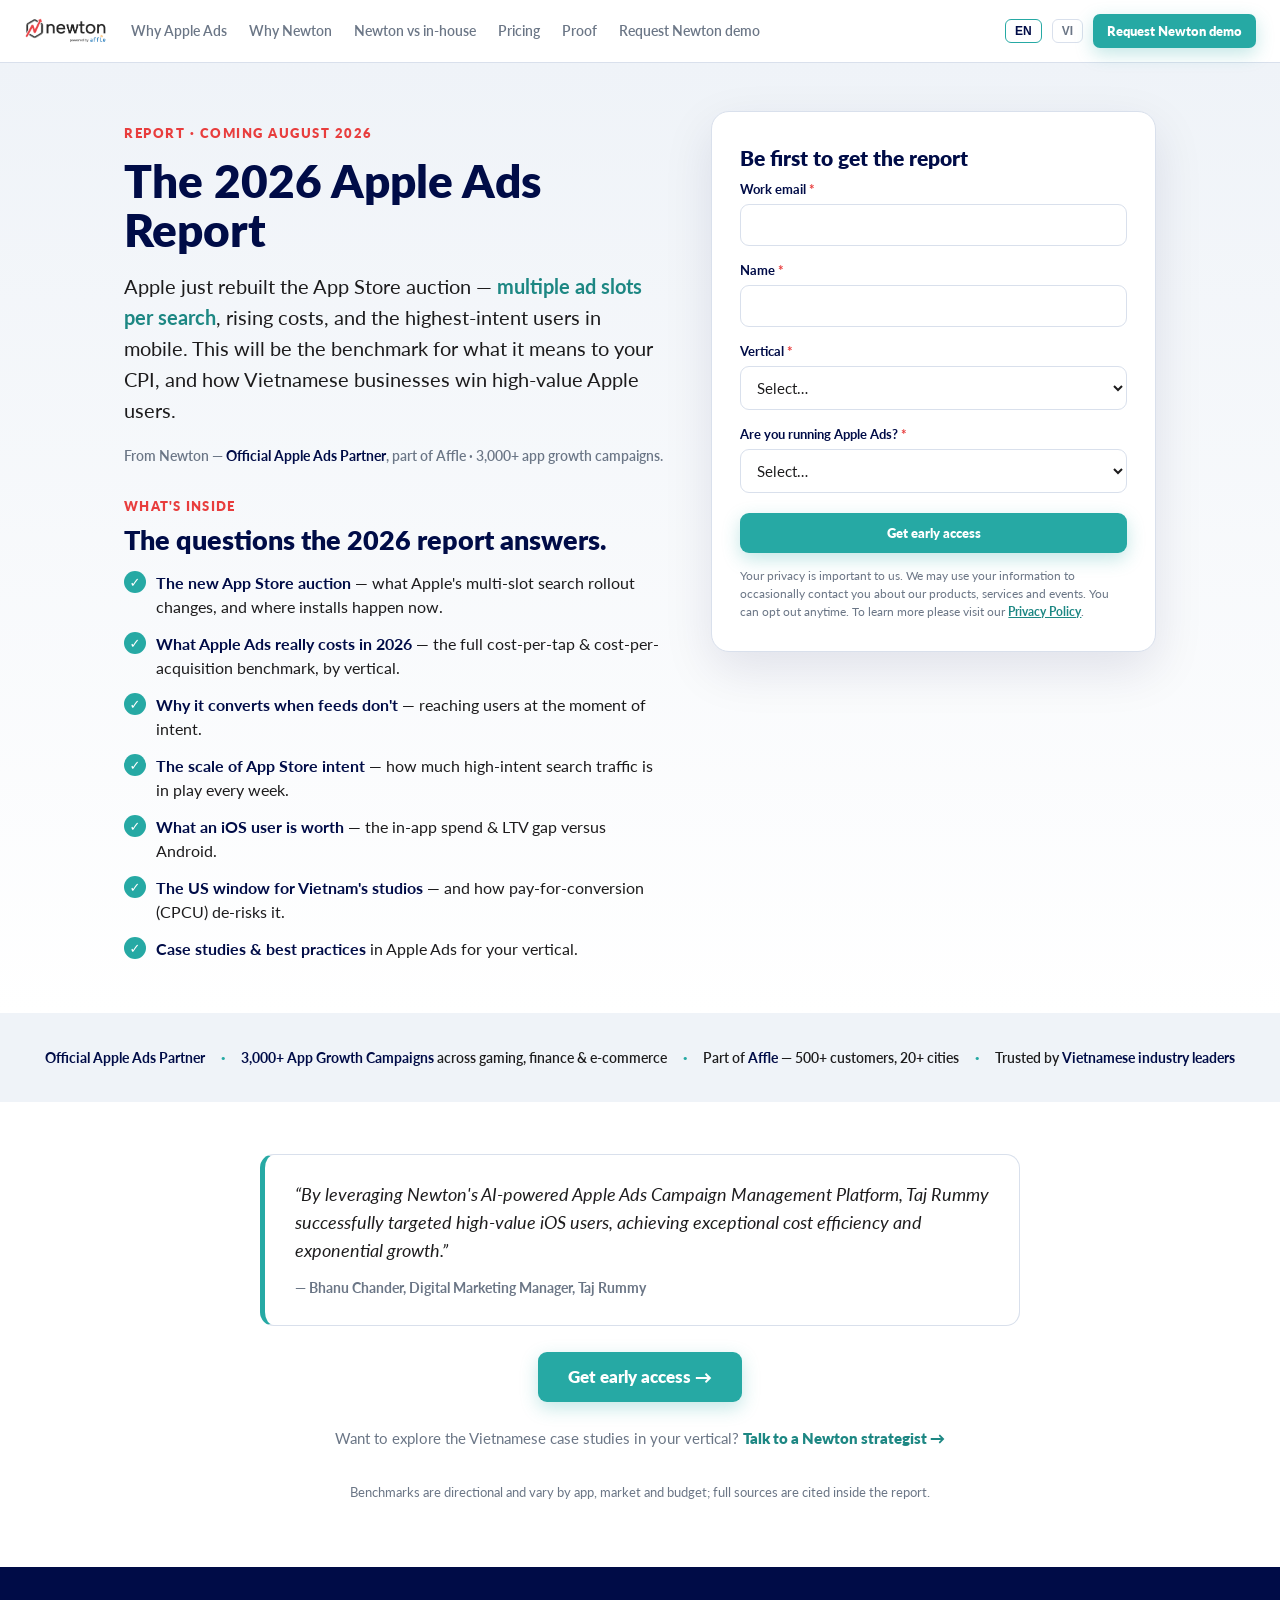
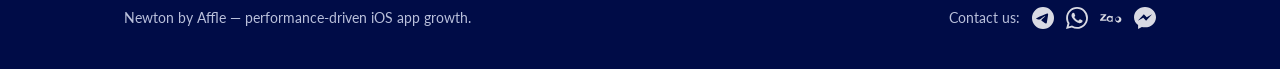
<file: report.html>
<!DOCTYPE html>
<html lang="en">
<head>
  <meta charset="UTF-8" />
  <meta name="viewport" content="width=device-width, initial-scale=1.0" />

  <!-- Meta Pixel -->
  <script>
    !function(f,b,e,v,n,t,s){if(f.fbq)return;n=f.fbq=function(){n.callMethod?
    n.callMethod.apply(n,arguments):n.queue.push(arguments)};if(!f._fbq)f._fbq=n;
    n.push=n;n.loaded=!0;n.version='2.0';n.queue=[];t=b.createElement(e);t.async=!0;
    t.src=v;s=b.getElementsByTagName(e)[0];s.parentNode.insertBefore(t,s)}(window,
    document,'script','https://connect.facebook.net/en_US/fbevents.js');
    fbq('init', '1029706482795468');
    fbq('track', 'PageView');
  </script>
  <noscript><img height="1" width="1" style="display:none"
    src="https://www.facebook.com/tr?id=1029706482795468&ev=PageView&noscript=1"/></noscript>
  <!-- End Meta Pixel -->

  <title data-i18n="_title">The 2026 Apple Ads Report — Newton</title>
  <meta name="description" data-i18n="_desc" content="The 2026 Apple Ads Report from Newton — releasing August 2026. What Apple's new multi-slot App Store auction means for your CPI, and how Vietnamese businesses win high-value Apple users. Official Apple Ads Partner." />
  <link rel="preconnect" href="https://fonts.googleapis.com" />
  <link href="https://fonts.googleapis.com/css2?family=Lato:wght@400;700;900&display=swap" rel="stylesheet" />
  <link rel="stylesheet" href="style.css" />

  <!-- ============ Report-page-specific styles (layered on style.css) ============ -->
  <style>
    /* Two-column hero: report pitch + "what's inside" (left) · form card (right).
       Grid areas keep the form pinned top-right on desktop while the intro and
       the checklist flow continuously down the left column (AppsFlyer style). */
    .rhero { background: linear-gradient(180deg, var(--light), #fff); padding: 48px 0 52px; }
    .rhero-grid {
      display: grid; grid-template-columns: 1.1fr .9fr;
      grid-template-areas: "intro form" "list form";
      column-gap: 44px; row-gap: 30px; align-items: start;
    }
    .rhero-copy { grid-area: intro; }
    .rform-card { grid-area: form; }
    .rhero-list { grid-area: list; }
    .rhero-copy .eyebrow {
      color: var(--coral); font-weight: 800; letter-spacing: .12em;
      text-transform: uppercase; font-size: 12.5px;
    }
    .rhero-copy h1 {
      color: var(--navy); font-size: clamp(30px, 4.6vw, 46px);
      line-height: 1.08; font-weight: 800; margin: 12px 0 16px;
    }
    .rhero-copy .lede { font-size: clamp(17px, 2vw, 20px); color: var(--ink); margin: 0 0 20px; max-width: 560px; }
    .rhero-copy .lede .accent { color: var(--teal-dark); font-weight: 700; }
    .rhero-trust { margin: 20px 0 0; color: var(--muted); font-size: 13.5px; font-weight: 600; }
    .rhero-trust b { color: var(--navy); }

    /* "What's inside" — checklist continuing under the intro (left column) */
    .rhero-list .kicker { margin-bottom: 8px; }
    .rhero-list h2 { color: var(--navy); font-size: clamp(20px, 2.6vw, 27px); font-weight: 800; line-height: 1.15; margin: 0 0 16px; }
    .inside-list { list-style: none; padding: 0; margin: 0; display: grid; gap: 13px; max-width: 560px; }
    .inside-list li { position: relative; padding-left: 32px; color: var(--ink); font-size: 15.5px; }
    .inside-list li b { color: var(--navy); }
    .inside-list li::before {
      content: "✓"; position: absolute; left: 0; top: 0;
      width: 22px; height: 22px; border-radius: 999px; background: var(--teal); color: #fff;
      font-size: 13px; font-weight: 800; display: flex; align-items: center; justify-content: center;
    }

    /* Form card */
    .rform-card {
      background: #fff; border: 1px solid var(--hair); border-radius: 18px; padding: 30px 28px;
      box-shadow: 0 18px 50px rgba(0,12,71,.10);
    }
    .rform-card h2 { color: var(--navy); font-size: 21px; font-weight: 800; margin: 0 0 4px; }
    .rform-card .rform-sub { color: var(--muted); font-size: 14px; margin: 0 0 20px; }
    .rform .field { margin-bottom: 14px; }
    .rform label { font-size: 13px; font-weight: 700; color: var(--navy); margin-bottom: 5px; display: block; }
    .rform label span { color: var(--coral); }
    .rform input, .rform select {
      width: 100%; font-family: var(--font); font-size: 15px; color: var(--ink);
      border: 1px solid var(--hair); border-radius: 9px; padding: 11px 12px; background: #fff;
    }
    .rform input:focus, .rform select:focus {
      outline: none; border-color: var(--teal); box-shadow: 0 0 0 3px rgba(38,169,164,.15);
    }
    .rform .btn { width: 100%; margin-top: 6px; }
    .rform-privacy { color: var(--muted); font-size: 12px; line-height: 1.5; margin: 14px 0 0; text-align: left; }
    .rform-privacy a { color: var(--teal-dark); font-weight: 700; text-decoration: underline; }
    .rform-privacy a:hover { color: var(--teal); }
    .rform-status { color: var(--green); font-weight: 800; margin-top: 14px; text-align: center; }

    /* Proof + secondary CTA */
    .rproof { background: #fff; text-align: center; }
    .rproof .quoteband { max-width: 760px; margin: 0 auto 26px; text-align: left; }
    .rproof-cta { display: flex; flex-direction: column; align-items: center; gap: 12px; }
    .rproof-secondary { color: var(--muted); font-size: 14.5px; }
    .rproof-secondary a { color: var(--teal-dark); font-weight: 800; text-decoration: none; }
    .rproof-secondary a:hover { text-decoration: underline; }

    @media (max-width: 860px) {
      /* Stack: intro → form → checklist (keeps the form high for conversion) */
      .rhero-grid { grid-template-columns: 1fr; grid-template-areas: "intro" "form" "list"; row-gap: 26px; }
    }
    @media (max-width: 520px) {
      .rform-card { padding: 26px 20px; }
    }
  </style>
</head>
<body>

  <!-- ============ HEADER (shared menu; section links point back to index.html) ============ -->
  <header class="site-header">
    <a class="brand" href="index.html"><img src="media/newton_logo.png" alt="Newton" /></a>
    <nav id="site-nav">
      <a href="index.html#opportunity" data-i18n="nav_opp">Why Apple Ads</a>
      <a href="index.html#platform" data-i18n="nav_platform">Why Newton</a>
      <a href="index.html#compare" data-i18n="nav_compare">Newton vs in-house</a>
      <a href="index.html#cpcu" data-i18n="nav_pricing">Pricing</a>
      <a href="index.html#proof" data-i18n="nav_proof">Proof</a>
      <a href="index.html#lead" data-i18n="nav_demo">Request Newton demo</a>
    </nav>
    <div class="header-right">
      <button class="lang-btn" type="button" data-lang="en">EN</button>
      <button class="lang-btn" type="button" data-lang="vi">VI</button>
      <a class="btn btn-primary btn-sm" href="index.html#lead" data-i18n="header_cta">Request Newton demo</a>
      <button class="nav-toggle" type="button" aria-label="Menu" aria-expanded="false" aria-controls="site-nav">
        <span></span><span></span><span></span>
      </button>
    </div>
  </header>

  <!-- ============ HERO (two columns: pitch + form) ============ -->
  <section class="rhero" id="lead">
    <div class="wrap">
      <div class="rhero-grid">
        <!-- Left: report pitch -->
        <div class="rhero-copy">
          <p class="eyebrow" data-i18n="rp_eyebrow">REPORT · COMING AUGUST 2026</p>
          <h1 data-i18n="rp_h1">The 2026 Apple Ads Report</h1>
          <p class="lede" data-i18n="rp_lede">Apple just rebuilt the App Store auction — <span class="accent">multiple ad slots per search</span>, rising costs, and the highest-intent users in mobile. This will be the benchmark for what it means to your CPI, and how Vietnamese businesses win high-value Apple users.</p>
          <p class="rhero-trust" data-i18n="rp_trust">From Newton — <b>Official Apple Ads Partner</b>, part of Affle · 3,000+ app growth campaigns.</p>
        </div>

        <!-- Right: gated-report form -->
        <div class="rform-card">
          <h2 data-i18n="rp_form_title">Be first to get the report</h2>
          <form id="reportForm" class="rform">
            <input type="hidden" name="request_type" value="report" />

            <div class="field">
              <label data-i18n="label_email">Work email <span>*</span></label>
              <input name="email" type="email" required />
            </div>
            <div class="field">
              <label data-i18n="label_name">Name <span>*</span></label>
              <input name="full_name" required />
            </div>
            <div class="field">
              <label data-i18n="label_vertical">Vertical <span>*</span></label>
              <select name="industry" required>
                <option value="" data-i18n="opt_select">Select…</option>
                <option data-i18n="vert_1">Gaming / Hyper-casual</option>
                <option data-i18n="vert_2">Fintech / Crypto</option>
                <option data-i18n="vert_3">E-commerce</option>
                <option data-i18n="vert_4">Utility / Subscription</option>
                <option data-i18n="vert_5">Other</option>
              </select>
            </div>
            <div class="field">
              <label data-i18n="label_running">Are you running Apple Ads? <span>*</span></label>
              <select name="running_apple_ads" required>
                <option value="" data-i18n="opt_select">Select…</option>
                <option data-i18n="run_1">Yes, actively</option>
                <option data-i18n="run_2">Testing / just started</option>
                <option data-i18n="run_3">Not yet — planning to</option>
                <option data-i18n="run_4">No</option>
              </select>
            </div>

            <button class="btn btn-primary" type="submit" data-i18n="rp_submit">Get early access</button>
            <p class="rform-privacy" data-i18n="rp_privacy">Your privacy is important to us. We may use your information to occasionally contact you about our products, services and events. You can opt out anytime. To learn more please visit our <a href="privacy-policy.html">Privacy Policy</a>.</p>
            <p class="rform-status" id="reportStatus" hidden data-i18n="rp_thanks">Thanks — you're on the list. We'll email you the 2026 Apple Ads Report as soon as it's released in August 2026.</p>
          </form>
        </div>

        <!-- Left column, continued: what's inside (flows under the intro) -->
        <div class="rhero-list">
          <p class="kicker" data-i18n="rp_inside_kicker">What's inside</p>
          <h2 data-i18n="rp_inside_title">The questions the 2026 report answers.</h2>
          <ul class="inside-list">
            <li data-i18n="rp_in1"><b>The new App Store auction</b> — what Apple's multi-slot search rollout changes, and where installs happen now.</li>
            <li data-i18n="rp_in2"><b>What Apple Ads really costs in 2026</b> — the full cost-per-tap &amp; cost-per-acquisition benchmark, by vertical.</li>
            <li data-i18n="rp_in3"><b>Why it converts when feeds don't</b> — reaching users at the moment of intent.</li>
            <li data-i18n="rp_in4"><b>The scale of App Store intent</b> — how much high-intent search traffic is in play every week.</li>
            <li data-i18n="rp_in5"><b>What an iOS user is worth</b> — the in-app spend &amp; LTV gap versus Android.</li>
            <li data-i18n="rp_in6"><b>The US window for Vietnam's studios</b> — and how pay-for-conversion (CPCU) de-risks it.</li>
            <li data-i18n="rp_in7"><b>Case studies &amp; best practices</b> in Apple Ads for your vertical.</li>
          </ul>
        </div>
      </div>
    </div>
  </section>

  <!-- ============ TRUST BAND ============ -->
  <div class="trustband">
    <div class="wrap">
      <span class="ti" data-i18n="tb1"><b>Official Apple Ads Partner</b></span>
      <span class="dot">·</span>
      <span class="ti" data-i18n="tb2"><b>3,000+ App Growth Campaigns</b> across gaming, finance &amp; e-commerce</span>
      <span class="dot">·</span>
      <span class="ti" data-i18n="tb3">Part of <b>Affle</b> — 500+ customers, 20+ cities</span>
      <span class="dot">·</span>
      <span class="ti" data-i18n="tb4">Trusted by <b>Vietnamese industry leaders</b></span>
    </div>
  </div>

  <!-- ============ PROOF + SECOND CTA ============ -->
  <section class="rproof">
    <div class="wrap">
      <div class="quoteband">
        <q data-i18n="rp_quote">By leveraging Newton's AI-powered Apple Ads Campaign Management Platform, Taj Rummy successfully targeted high-value iOS users, achieving exceptional cost efficiency and exponential growth.</q>
        <div class="who" data-i18n="rp_who">— Bhanu Chander, Digital Marketing Manager, Taj Rummy</div>
      </div>
      <div class="rproof-cta">
        <button class="btn btn-primary btn-lg" data-scroll="#lead" data-i18n="rp_proof_cta">Get early access →</button>
        <p class="rproof-secondary" data-i18n="rp_proof_secondary">Want to explore the Vietnamese case studies in your vertical? <a href="index.html#lead">Talk to a Newton strategist →</a></p>
      </div>
      <p class="disclaimer" data-i18n="rp_disclaimer">Benchmarks are directional and vary by app, market and budget; full sources are cited inside the report.</p>
    </div>
  </section>

  <!-- ============ FOOTER ============ -->
  <footer class="site-footer">
    <div class="wrap">
      <span class="fbrand" data-i18n="foot_blurb">Newton by Affle — performance-driven iOS app growth.</span>
      <div class="foot-contact">
        <span class="foot-contact-label" data-i18n="foot_contact_label">Contact us:</span>
        <a class="social-link" href="https://t.me/ravynhere" target="_blank" rel="noopener" aria-label="Telegram" title="Telegram">
          <svg viewBox="0 0 24 24" width="22" height="22" aria-hidden="true" focusable="false"><path fill="currentColor" d="M11.944 0A12 12 0 0 0 0 12a12 12 0 0 0 12 12 12 12 0 0 0 12-12A12 12 0 0 0 12 0a12 12 0 0 0-.056 0zm4.962 7.224c.1-.002.321.023.465.14a.506.506 0 0 1 .171.325c.016.093.036.306.02.472-.18 1.898-.962 6.502-1.36 8.627-.168.9-.499 1.201-.82 1.23-.696.065-1.225-.46-1.9-.902-1.056-.693-1.653-1.124-2.678-1.8-1.185-.78-.417-1.21.258-1.91.177-.184 3.247-2.977 3.307-3.23.007-.032.014-.15-.056-.212s-.174-.041-.249-.024c-.106.024-1.793 1.14-5.061 3.345-.48.33-.913.49-1.302.48-.428-.008-1.252-.241-1.865-.44-.752-.245-1.35-.374-1.297-.789.027-.216.325-.437.893-.663 3.498-1.524 5.83-2.529 6.998-3.014 3.332-1.386 4.025-1.627 4.476-1.635z"/></svg>
        </a>
        <a class="social-link" href="https://wa.me/84795095009" target="_blank" rel="noopener" aria-label="WhatsApp" title="WhatsApp: +84 795 095 009">
          <svg viewBox="0 0 24 24" width="22" height="22" aria-hidden="true" focusable="false"><path fill="currentColor" d="M17.472 14.382c-.297-.149-1.758-.867-2.03-.967-.273-.099-.471-.148-.67.15-.197.297-.767.966-.94 1.164-.173.199-.347.223-.644.075-.297-.15-1.255-.463-2.39-1.475-.883-.788-1.48-1.761-1.653-2.059-.173-.297-.018-.458.13-.606.134-.133.298-.347.446-.52.149-.174.198-.298.298-.497.099-.198.05-.371-.025-.52-.075-.149-.669-1.612-.916-2.207-.242-.579-.487-.5-.669-.51-.173-.008-.371-.01-.57-.01-.198 0-.52.074-.792.372-.272.297-1.04 1.016-1.04 2.479 0 1.462 1.065 2.875 1.213 3.074.149.198 2.096 3.2 5.077 4.487.709.306 1.262.489 1.694.625.712.227 1.36.195 1.871.118.571-.085 1.758-.719 2.006-1.413.248-.694.248-1.289.173-1.413-.074-.124-.272-.198-.57-.347m-5.421 7.403h-.004a9.87 9.87 0 01-5.031-1.378l-.361-.214-3.741.982.998-3.648-.235-.374a9.86 9.86 0 01-1.51-5.26c.001-5.45 4.436-9.884 9.888-9.884 2.64 0 5.122 1.03 6.988 2.898a9.825 9.825 0 012.893 6.994c-.003 5.45-4.437 9.884-9.885 9.884m8.413-18.297A11.815 11.815 0 0012.05 0C5.495 0 .16 5.335.157 11.892c0 2.096.547 4.142 1.588 5.945L.057 24l6.305-1.654a11.882 11.882 0 005.683 1.448h.005c6.554 0 11.89-5.335 11.893-11.893a11.821 11.821 0 00-3.48-8.413z"/></svg>
        </a>
        <a class="social-link" href="https://zalo.me/84795095009" target="_blank" rel="noopener" aria-label="Zalo" title="Zalo: +84 795 095 009">
          <svg viewBox="0 0 24 24" width="22" height="22" aria-hidden="true" focusable="false"><path fill="currentColor" d="M12.49 10.2722v-.4496h1.3467v6.3218h-.7704a.576.576 0 01-.5763-.5729l-.0006.0005a3.273 3.273 0 01-1.9372.6321c-1.8138 0-3.2844-1.4697-3.2844-3.2823 0-1.8125 1.4706-3.2822 3.2844-3.2822a3.273 3.273 0 011.9372.6321l.0006.0005zM6.9188 7.7896v.205c0 .3823-.051.6944-.2995 1.0605l-.03.0343c-.0542.0615-.1815.206-.2421.2761l-3.6551 4.382h4.5261v.7682a.5764.5764 0 01-.5767.5761H.0002v-.3622c0-.4152.0812-.7444.3199-1.0868l.0499-.0662c.0244-.0324.0812-.1015.1174-.144l3.6389-4.3734H.4771V8.365c0-.3179.2578-.5754.5759-.5754zm10.11 5.3719a1.9838 1.9838 0 001.9857 1.9853 1.9838 1.9838 0 001.9857-1.9853 1.9838 1.9838 0 00-1.9857-1.9852 1.9838 1.9838 0 00-1.9857 1.9852zm-6.1607-1.986c-1.0895 0-1.9724.883-1.9724 1.9723s.883 1.9723 1.9724 1.9723c1.0893 0 1.9723-.883 1.9723-1.9723s-.883-1.9723-1.9723-1.9723zm9.1288-.7728c1.848 0 3.3466 1.4983 3.3466 3.3461 0 1.8479-1.4986 3.3462-3.3466 3.3462-1.848 0-3.3465-1.4983-3.3465-3.3462 0-1.8478 1.4985-3.3461 3.3465-3.3461z"/></svg>
        </a>
        <a class="social-link" href="https://m.me/asa.growthlab" target="_blank" rel="noopener" aria-label="Facebook Messenger" title="Messenger">
          <svg viewBox="0 0 24 24" width="22" height="22" aria-hidden="true" focusable="false"><path fill="currentColor" d="M12 0C5.373 0 0 4.974 0 11.111c0 3.498 1.744 6.614 4.469 8.654V24l4.088-2.242c1.092.301 2.246.464 3.443.464 6.627 0 12-4.975 12-11.111C24 4.974 18.627 0 12 0zm1.191 14.963l-3.055-3.26-5.963 3.26L10.732 8l3.131 3.259L19.752 8l-6.561 6.963z"/></svg>
        </a>
      </div>
    </div>
  </footer>

  <!-- ============ CONTENT (load EN first as fallback) ============ -->
  <script src="report.ENcontent.js"></script>
  <script src="report.VIcontent.js"></script>
  <script>
    var I18N = window.I18N || { en: {}, vi: {} };
    var en = I18N.en || {};
    var curLang = "en";

    // Swap copy for the chosen language; fall back to EN, then to inline HTML.
    function applyLang(lang) {
      curLang = (I18N[lang]) ? lang : "en";
      var d = I18N[curLang] || {};
      function pick(k) { return (d[k] != null) ? d[k] : (en[k] != null ? en[k] : null); }

      document.querySelectorAll("[data-i18n]").forEach(function (el) {
        var v = pick(el.getAttribute("data-i18n"));
        if (v != null) el.innerHTML = v;
      });
      if (pick("_title")) document.title = pick("_title");
      document.documentElement.lang = curLang;

      document.querySelectorAll(".lang-btn").forEach(function (b) {
        b.classList.toggle("active", b.getAttribute("data-lang") === curLang);
      });
      try { localStorage.setItem("newton_lang", curLang); } catch (e) {}
    }

    document.querySelectorAll(".lang-btn").forEach(function (b) {
      b.addEventListener("click", function () { applyLang(b.getAttribute("data-lang")); });
    });

    // ---- Mobile nav (hamburger) ----
    var siteHeader = document.querySelector(".site-header");
    var navToggle = document.querySelector(".nav-toggle");
    if (siteHeader && navToggle) {
      navToggle.addEventListener("click", function () {
        var open = siteHeader.classList.toggle("nav-open");
        navToggle.setAttribute("aria-expanded", open ? "true" : "false");
      });
      siteHeader.querySelectorAll("#site-nav a").forEach(function (a) {
        a.addEventListener("click", function () {
          siteHeader.classList.remove("nav-open");
          navToggle.setAttribute("aria-expanded", "false");
        });
      });
    }

    // Smooth-scroll for [data-scroll] buttons (in-page anchors only).
    document.querySelectorAll("[data-scroll]").forEach(function (el) {
      el.addEventListener("click", function () {
        var t = document.querySelector(el.getAttribute("data-scroll"));
        if (t) t.scrollIntoView({ behavior: "smooth" });
      });
    });

    // ---- Report form → Google Apps Script (same endpoint as index.html) ----
    var FORM_ENDPOINT = "https://script.google.com/macros/s/AKfycbwqfBqTslZcxJrfOkIN7xa32cONvDzxjkz9pU44Wqp_qgyMVha0WIJpra2w1UDvrjEVzw/exec";
    var form = document.getElementById("reportForm");

    // Reject free / personal email providers — only accept work emails.
    var FREE_EMAIL_DOMAINS = [
      "gmail.com", "googlemail.com", "yahoo.com", "yahoo.co.uk", "ymail.com",
      "hotmail.com", "hotmail.co.uk", "outlook.com", "live.com", "msn.com",
      "icloud.com", "me.com", "mac.com", "aol.com", "proton.me", "protonmail.com",
      "gmx.com", "zoho.com", "yandex.com", "mail.com", "qq.com", "163.com", "126.com"
    ];
    function i18nMsg(key) {
      var I = window.I18N || {};
      var d = I[curLang] || {};
      return (d[key] != null) ? d[key] : ((I.en || {})[key] || "");
    }
    var emailInput = form.querySelector('input[name="email"]');
    function isFreeEmail(value) {
      var at = value.lastIndexOf("@");
      if (at < 0) return false;
      var domain = value.slice(at + 1).trim().toLowerCase();
      return FREE_EMAIL_DOMAINS.indexOf(domain) !== -1;
    }
    if (emailInput) {
      emailInput.addEventListener("input", function () { emailInput.setCustomValidity(""); });
    }

    form.addEventListener("submit", function (e) {
      e.preventDefault();
      if (emailInput) {
        emailInput.setCustomValidity("");
        if (isFreeEmail(emailInput.value)) {
          emailInput.setCustomValidity(i18nMsg("err_work_email"));
          emailInput.reportValidity();
          return;
        }
      }
      var data = new FormData(form);
      fetch(FORM_ENDPOINT, { method: "POST", body: data })
        .then(function () {
          form.reset();
          document.getElementById("reportStatus").hidden = false;
          if (window.fbq) fbq("track", "Lead", { content_name: "report" });
        })
        .catch(function () {
          alert("Something went wrong — please try again.");
        });
    });

    // Restore saved language (default EN); shared with index.html via localStorage.
    var saved = "en";
    try { saved = localStorage.getItem("newton_lang") || "en"; } catch (e) {}
    applyLang(saved);
  </script>
</body>
</html>
</file>
<file: style.css>
/* ============================================================
   Newton (by Affle) — Apple Ads landing page
   Brand: Lato · navy #000C47 · teal #26A9A4 · coral #E83D3D
          amber #FFAB40 · blue #0074CF  (from Newton Apple Ads Platform.pdf)
   ============================================================ */
:root {
  --font: "Lato", system-ui, -apple-system, "Segoe UI", sans-serif;
  --navy: #000C47;     /* headings / dark cards */
  --teal: #26A9A4;     /* primary accent / Niko / CTAs */
  --teal-dark: #1d8783;
  --coral: #E83D3D;    /* kickers / emphasis */
  --amber: #FFAB40;
  --blue: #0074CF;
  --green: #1EA95B;
  --ink: #1D1C1D;      /* body text */
  --muted: #6B7686;    /* secondary text */
  --hair: #D9E0EC;     /* hairline borders */
  --light: #EFF3F8;    /* light panels */
  --bg: #ffffff;
}

* { box-sizing: border-box; }
html { scroll-behavior: smooth; overflow-x: hidden; }
body {
  margin: 0;
  max-width: 100%;
  font-family: var(--font);
  color: var(--ink);
  background: var(--bg);
  line-height: 1.55;
  -webkit-font-smoothing: antialiased;
}
img { max-width: 100%; display: block; }

/* ---- layout helpers ---- */
.wrap { max-width: 1080px; margin: 0 auto; padding: 0 24px; }
section { padding: 52px 0; }
.kicker {
  color: var(--coral); font-weight: 800; letter-spacing: .1em;
  text-transform: uppercase; font-size: 12.5px; margin: 0 0 10px;
}
.section-title {
  color: var(--navy); font-size: clamp(26px, 4vw, 36px);
  line-height: 1.15; font-weight: 800; margin: 0 0 14px; max-width: 760px;
}
.section-sub { color: var(--muted); font-size: 17px; max-width: 680px; margin: 0 0 36px; }

/* ---- header ---- */
.site-header {
  display: flex; align-items: center; gap: 24px;
  padding: 14px 24px; border-bottom: 1px solid var(--hair);
  position: sticky; top: 0; background: rgba(255,255,255,.92);
  backdrop-filter: saturate(140%) blur(8px); z-index: 20;
}
.brand { display: flex; align-items: center; gap: 9px; text-decoration: none; }
.brand img { height: 26px; width: auto; }
.brand span { font-weight: 800; font-size: 19px; color: var(--navy); letter-spacing: -.01em; }
.site-header nav { display: flex; gap: 22px; }
.site-header nav a { color: var(--muted); text-decoration: none; font-size: 14px; font-weight: 600; }
.site-header nav a:hover { color: var(--navy); }
.header-right { margin-left: auto; display: flex; align-items: center; gap: 10px; }
.lang-btn {
  border: 1px solid var(--hair); background: var(--bg); color: var(--muted);
  border-radius: 6px; padding: 4px 9px; font-size: 12px; font-weight: 700; cursor: pointer;
}
.lang-btn.active { color: var(--navy); border-color: var(--teal); }
.nav-toggle {
  display: none; flex-direction: column; justify-content: center; gap: 4px;
  width: 40px; height: 34px; padding: 8px; border: 1px solid var(--hair);
  border-radius: 8px; background: #fff; cursor: pointer;
}
.nav-toggle span { display: block; height: 2px; width: 100%; background: var(--navy); border-radius: 2px; transition: transform .2s ease, opacity .2s ease; }
.site-header.nav-open .nav-toggle span:nth-child(1) { transform: translateY(6px) rotate(45deg); }
.site-header.nav-open .nav-toggle span:nth-child(2) { opacity: 0; }
.site-header.nav-open .nav-toggle span:nth-child(3) { transform: translateY(-6px) rotate(-45deg); }

/* ---- buttons ---- */
.btn {
  font-family: var(--font); font-weight: 800; cursor: pointer; text-decoration: none;
  display: inline-block; border: none; border-radius: 9px; padding: 12px 22px;
  transition: transform .06s ease, background .15s ease;
}
.btn:active { transform: translateY(1px); }
.btn-primary { background: var(--teal); color: #fff; box-shadow: 0 6px 18px rgba(38,169,164,.28); }
.btn-primary:hover { background: var(--teal-dark); }
.btn-coral { background: var(--coral); color: #fff; }
.btn-coral:hover { filter: brightness(.94); }
.btn-ghost { background: #fff; color: var(--navy); border: 1.5px solid var(--navy); box-shadow: none; }
.btn-ghost:hover { background: var(--navy); color: #fff; }
.btn-sm { padding: 7px 14px; font-size: 13px; border-radius: 7px; }
.btn-lg { padding: 15px 30px; font-size: 16.5px; }

/* ---- hero ---- */
.hero { background: linear-gradient(180deg, var(--light), #fff); text-align: center; padding: 56px 0 44px; }
.hero .eyebrow {
  color: var(--coral); font-weight: 800; letter-spacing: .12em;
  text-transform: uppercase; font-size: 12.5px;
}
.hero h1 {
  color: var(--navy); font-size: clamp(34px, 6vw, 56px);
  line-height: 1.06; font-weight: 800; margin: 14px auto 16px; max-width: 880px;
}
.hero .lede { font-size: clamp(18px, 2.2vw, 22px); color: var(--ink); max-width: 760px; margin: 0 auto 26px; }
.hero .lede .accent { color: var(--teal-dark); font-weight: 700; }
.pains { max-width: 720px; margin: 0 auto 30px; display: grid; gap: 12px; }
.pain {
  background: #fff; border: 1px solid var(--hair); border-left: 4px solid var(--coral);
  border-radius: 10px; padding: 14px 18px; text-align: left; color: var(--ink); font-size: 15.5px;
}
.pain strong { color: var(--navy); }
.trust-strip { margin: 24px auto 0; color: var(--muted); font-size: 13.5px; font-weight: 600; }
.trust-strip a { color: var(--teal-dark); text-decoration: underline; }
.trust-strip a:hover { color: var(--teal); }
.chips { display: flex; flex-wrap: wrap; gap: 8px; justify-content: center; margin: 22px auto 0; max-width: 760px; }
.chip {
  background: #fff; border: 1px solid var(--hair); border-radius: 999px;
  padding: 6px 13px; font-size: 12.5px; font-weight: 700; color: var(--navy);
}
.chip b { color: var(--teal); }

/* ---- problem cards ---- */
.problem { background: #fff; }
.cards-3 { display: grid; grid-template-columns: repeat(3, 1fr); gap: 20px; }
.pcard {
  background: var(--light); border: 1px solid var(--hair); border-radius: 14px; padding: 24px;
}
.pcard .num {
  width: 34px; height: 34px; border-radius: 9px; background: var(--coral); color: #fff;
  font-weight: 800; display: flex; align-items: center; justify-content: center; margin-bottom: 14px;
}
.pcard h3 { color: var(--navy); font-size: 18px; margin: 0 0 8px; }
.pcard p { color: var(--muted); font-size: 14.5px; margin: 0; }

/* ---- why now band ---- */
.whynow { background: var(--navy); color: #fff; text-align: center; }
.whynow .kicker { color: var(--amber); }
.whynow h2 { color: #fff; font-size: clamp(24px, 3.4vw, 34px); font-weight: 800; max-width: 860px; margin: 0 auto; line-height: 1.25; }
.whynow .accent { color: var(--teal); }
.slots-label { text-align: center; color: var(--amber); font-weight: 800; letter-spacing: .1em; text-transform: uppercase; font-size: 12.5px; margin: 48px 0 0; }
.slots { display: grid; grid-template-columns: repeat(4, 1fr); gap: 24px; margin-top: 24px; }
.slot { text-align: center; }
.slot .shot { background: #fff; border-radius: 16px; padding: 9px; max-width: 168px; margin: 0 auto 14px; box-shadow: 0 18px 34px rgba(0,0,0,.34); }
.slot .shot img { width: 100%; display: block; border-radius: 8px; }
.slot h4 { color: #fff; font-size: 15px; margin: 0 0 3px; }
.slot p { color: #c2c9e6; font-size: 12.5px; margin: 0; }

/* ---- trust band ---- */
.trustband { background: var(--light); padding: 32px 0; }
.trustband .wrap { display: flex; flex-wrap: nowrap; gap: 8px 16px; align-items: center; justify-content: center; text-align: center; white-space: nowrap; }
.trustband b { color: var(--navy); }
.trustband .ti { color: var(--ink); font-size: 14px; font-weight: 600; }
.trustband .dot { color: var(--teal); font-weight: 900; }

/* ---- comparison tables ---- */
.cmp { width: 100%; border-collapse: separate; border-spacing: 0; margin-top: 8px; font-size: 15px; }
.cmp th, .cmp td { padding: 16px 18px; text-align: left; vertical-align: top; border-bottom: 1px solid var(--hair); }
.cmp thead th { font-size: 13px; text-transform: uppercase; letter-spacing: .05em; color: var(--muted); border-bottom: 2px solid var(--hair); }
.cmp .rowhead { font-weight: 800; color: var(--navy); width: 26%; }
.cmp .old { color: var(--muted); }
.cmp .new { color: var(--ink); }
.cmp .col-new { background: rgba(38,169,164,.06); }
.cmp thead .col-new { background: rgba(38,169,164,.12); color: var(--teal-dark); font-weight: 800; }
.cmp .new b, .cmp strong { color: var(--navy); }
.cmp .x::before { content: "✕  "; color: var(--coral); font-weight: 800; }
.cmp .check::before { content: "✓  "; color: var(--green); font-weight: 800; }
.cmp tr:last-child td { border-bottom: none; }
.table-card { border: 1px solid var(--hair); border-radius: 14px; overflow: hidden; }
.cmp-toggle { display: none; }

/* ---- platform ---- */
.platform { background: var(--light); }
.platform-head { display: flex; align-items: center; gap: 28px; flex-wrap: wrap; }
.platform-head .plat-logo { width: 170px; height: auto; flex: 0 0 auto; }
.cards-4 { display: grid; grid-template-columns: repeat(4, 1fr); gap: 18px; margin: 34px 0 12px; }
.fcard { background: #fff; border: 1px solid var(--hair); border-radius: 14px; padding: 22px; }
.fcard .tag { font-weight: 800; color: var(--teal-dark); font-size: 16px; margin-bottom: 6px; }
.fcard p { color: var(--muted); font-size: 14px; margin: 0; }
.fcard p b { color: var(--navy); }
.subtitle { color: var(--navy); font-size: 22px; font-weight: 800; margin: 40px 0 6px; }
.takeaway { background: var(--navy); color: #fff; border-radius: 12px; padding: 18px 22px; margin-top: 18px; font-size: 16px; font-weight: 700; }
.takeaway .accent { color: var(--teal); }
.platform .cta-row { margin-top: 22px; }

/* ---- opportunity (vivid stat cards) ---- */
.opp { background: linear-gradient(180deg, #fff, var(--light)); }
.scards { display: grid; grid-template-columns: repeat(4, 1fr); gap: 20px; margin-top: 8px; }
.scard {
  background: #fff; border: 1px solid var(--hair); border-radius: 16px; padding: 26px;
  box-shadow: 0 12px 34px rgba(0,12,71,.06);
}
.sicon {
  width: 46px; height: 46px; border-radius: 12px; display: flex; align-items: center; justify-content: center;
  background: rgba(38,169,164,.12); color: var(--teal);
}
.sicon svg { width: 24px; height: 24px; }
.snum { font-size: clamp(36px, 4.5vw, 48px); font-weight: 900; color: var(--teal); line-height: 1; margin: 16px 0 6px; }
.scard:nth-child(even) .snum { color: var(--blue); }
.scard:nth-child(even) .sicon { background: rgba(0,116,207,.10); color: var(--blue); }
.scard h3 { color: var(--navy); font-size: 16px; margin: 0 0 8px; }
.scard p { color: var(--muted); font-size: 14px; margin: 0; }
.opp-close { text-align: center; color: var(--muted); font-weight: 700; margin-top: 30px; font-size: 15px; }

/* ---- platform tool tiles ---- */
.ftile {
  width: 48px; height: 48px; border-radius: 12px; margin-bottom: 14px;
  display: flex; align-items: center; justify-content: center;
}
.ftile svg { width: 26px; height: 26px; color: #fff; }
.ftile-coral { background: var(--coral); }
.ftile-teal { background: var(--teal); }
.ftile-blue { background: var(--blue); }
.ftile-amber { background: var(--amber); }
.ftile-green { background: var(--green); }

/* mascot in place of the wordmark logo */
.platform-head .plat-mascot { width: auto; height: 92px; filter: drop-shadow(0 6px 14px rgba(0,12,71,.14)); }

/* ---- platform: ASO block (slide 14) ---- */
.plat-block { margin-top: 30px; }
.plat-block-title { color: var(--navy); font-size: clamp(20px, 2.6vw, 25px); font-weight: 800; line-height: 1.2; margin: 0 0 8px; }
.plat-block-sub { color: var(--muted); font-size: 15.5px; max-width: 760px; margin: 0 0 22px; }
.plat-block-sub b { color: var(--navy); }
.cards-5 { display: grid; grid-template-columns: repeat(5, 1fr); gap: 14px; }
.cards-5 .fcard { padding: 18px; }
.cards-5 .ftile { width: 42px; height: 42px; border-radius: 11px; margin-bottom: 12px; }
.cards-5 .ftile svg { width: 23px; height: 23px; }

/* ---- platform: Telescope card (slide 16) ---- */
.tele-card {
  margin-top: 22px; background: linear-gradient(135deg, var(--navy), #06155f);
  color: #fff; border-radius: 18px; padding: 34px 38px;
  display: grid; grid-template-columns: 1fr 1.05fr; gap: 34px; align-items: center;
}
.tele-shot {
  border-radius: 12px; overflow: hidden;
  box-shadow: 0 18px 40px rgba(0,0,0,.35); border: 1px solid rgba(255,255,255,.12);
}
.tele-shot img { width: 100%; height: auto; display: block; }
.tele-eyebrow {
  display: inline-block; color: var(--amber); font-weight: 800;
  letter-spacing: .12em; text-transform: uppercase; font-size: 12.5px; margin-bottom: 10px;
}
.tele-title { color: #fff; font-size: clamp(21px, 3vw, 28px); font-weight: 800; line-height: 1.18; margin: 0 0 10px; max-width: 640px; }
.tele-sub { color: #cfd6ea; font-size: 16px; max-width: 700px; margin: 0 0 20px; }
.tele-chips { display: flex; flex-wrap: wrap; gap: 10px; }
.tele-chip {
  background: rgba(255,255,255,.10); border: 1px solid rgba(255,255,255,.18);
  color: #fff; font-weight: 700; font-size: 13.5px; padding: 7px 14px; border-radius: 999px;
}

/* ---- cpcu ---- */
.cpcu { background: #fff; }
.cpcu-card {
  background: linear-gradient(135deg, var(--navy), #06155f); color: #fff;
  border-radius: 20px; padding: 46px; text-align: center;
}
.cpcu-card .kicker { color: var(--amber); }
.cpcu-card h2 { color: #fff; font-size: clamp(24px, 3.4vw, 34px); font-weight: 800; margin: 0 0 16px; }
.cpcu-card p { color: #d7ddf2; font-size: 17px; max-width: 760px; margin: 0 auto 26px; }
.cpcu-card .accent { color: var(--teal); font-weight: 800; }

/* ---- proof / case studies ---- */
.proof { background: var(--light); }
.proof-title { max-width: none; }

/* ---- proof: client logo marquee (auto-sliding, ecomobi-style) ---- */
.logo-marquee {
  position: relative; overflow: hidden; margin-top: 42px; width: 100%;
  -webkit-mask-image: linear-gradient(90deg, transparent, #000 7%, #000 93%, transparent);
          mask-image: linear-gradient(90deg, transparent, #000 7%, #000 93%, transparent);
}
.logo-track {
  display: flex; align-items: center; width: max-content;
  animation: logo-scroll 42s linear infinite; will-change: transform;
}
.logo-marquee:hover .logo-track { animation-play-state: paused; }
.logo-chip { flex: 0 0 auto; display: flex; align-items: center; justify-content: center; height: 60px; padding: 0 38px; }
.logo-track img {
  height: 42px; width: auto; max-width: 180px; object-fit: contain; display: block;
}
/* square/stacked marks read small at a fixed height — let them run taller */
.logo-track img[alt="ABI Studio"],
.logo-track img[alt="Bazooka"],
.logo-track img[alt="Go2Joy"] { height: 56px; }
.logo-wordmark { color: var(--muted); font-weight: 800; font-size: 22px; letter-spacing: -.01em; white-space: nowrap; }
@keyframes logo-scroll { from { transform: translateX(0); } to { transform: translateX(-50%); } }
@media (prefers-reduced-motion: reduce) { .logo-track { animation: none; } }
.proof-cta-row { display: flex; justify-content: center; margin-top: 44px; }
.cases { display: grid; grid-template-columns: repeat(3, 1fr); gap: 20px; }
.ccard { background: var(--navy); color: #fff; border-radius: 16px; padding: 26px; }
.ccard .badge { font-size: 12px; font-weight: 800; letter-spacing: .04em; text-transform: uppercase; color: var(--amber); }
.ccard .app { font-size: 22px; font-weight: 800; margin: 4px 0 18px; color: #fff; }
.metrics { display: grid; gap: 14px; }
.metric { display: flex; align-items: baseline; gap: 10px; }
.metric .big { font-size: 30px; font-weight: 800; line-height: 1; }
.metric .c1 { color: var(--teal); } .metric .c2 { color: var(--amber); } .metric .c3 { color: #ff8a8a; }
.metric .lbl { color: #c2c9e6; font-size: 13.5px; }
.tiles { display: flex; flex-wrap: wrap; gap: 14px; margin-top: 22px; }
.tile { flex: 1 1 200px; background: #fff; border: 1px solid var(--hair); border-radius: 12px; padding: 16px 18px; }
.tile .tname { color: var(--navy); font-weight: 800; }
.tile .tstat { color: var(--teal-dark); font-weight: 700; font-size: 14px; }
.quoteband { background: #fff; border: 1px solid var(--hair); border-left: 5px solid var(--teal); border-radius: 14px; padding: 26px 30px; }
.quoteband q { font-size: 18px; color: var(--ink); font-style: italic; }
.quoteband .who { color: var(--muted); font-weight: 700; font-size: 14px; margin-top: 12px; display: block; }

/* ---- reviews carousel ---- */
.carousel { position: relative; margin-top: 24px; }
.car-viewport { overflow: hidden; border-radius: 14px; }
.car-track { display: flex; transition: transform .45s ease; will-change: transform; cursor: grab; user-select: none; }
.car-track:active { cursor: grabbing; }
.car-slide { flex: 0 0 100%; min-width: 100%; display: flex; padding: 4px; }
.car-slide .quoteband { flex: 1; margin: 0; }
.car-arrow {
  position: absolute; top: 50%; transform: translateY(-50%); z-index: 2;
  width: 40px; height: 40px; border-radius: 999px; border: 1px solid var(--hair);
  background: #fff; color: var(--navy); font-size: 24px; line-height: 1; cursor: pointer;
  display: flex; align-items: center; justify-content: center;
  box-shadow: 0 4px 14px rgba(0,12,71,.12);
}
.car-arrow:hover { background: var(--navy); color: #fff; }
.car-prev { left: -8px; }
.car-next { right: -8px; }
.car-dots { display: flex; gap: 8px; justify-content: center; margin-top: 18px; }
.car-dot { width: 9px; height: 9px; border-radius: 999px; border: none; background: var(--hair); cursor: pointer; padding: 0; transition: width .2s ease, background .2s ease; }
.car-dot.active { background: var(--teal); width: 22px; }
.disclaimer { color: var(--muted); font-size: 12.5px; margin-top: 18px; }

/* ---- lead form ---- */
.lead { background: linear-gradient(180deg, #fff, var(--light)); }
.lead-card {
  max-width: 760px; margin: 0 auto; background: #fff;
  border: 1px solid var(--hair); border-radius: 20px; padding: 40px;
  box-shadow: 0 18px 50px rgba(0,12,71,.08);
}
.lead-card h2 { color: var(--navy); font-size: 28px; font-weight: 800; margin: 0 0 8px; text-align: center; }
.lead-card .section-sub { text-align: center; margin: 0 auto 28px; }
#leadForm { display: grid; grid-template-columns: 1fr 1fr; gap: 14px; }
#leadForm .full { grid-column: 1 / -1; }
#leadForm label { font-size: 13px; font-weight: 700; color: var(--navy); margin-bottom: 5px; display: block; }
#leadForm label span { color: var(--coral); }
#leadForm input, #leadForm select, #leadForm textarea {
  width: 100%; font-family: var(--font); font-size: 15px; color: var(--ink);
  border: 1px solid var(--hair); border-radius: 9px; padding: 11px 12px; background: #fff;
}
#leadForm input:focus, #leadForm select:focus, #leadForm textarea:focus {
  outline: none; border-color: var(--teal); box-shadow: 0 0 0 3px rgba(38,169,164,.15);
}
#leadForm .btn { margin-top: 8px; width: 100%; }
.form-status { color: var(--green); font-weight: 800; margin-top: 14px; text-align: center; }

/* ---- footer ---- */
.site-footer { background: var(--navy); color: #b9c0db; padding: 40px 0; font-size: 14px; }
.site-footer .wrap { display: flex; flex-wrap: wrap; gap: 12px 24px; align-items: center; justify-content: space-between; }
.site-footer a { color: #fff; text-decoration: none; }
.site-footer .fbrand { display: flex; align-items: center; gap: 9px; }
.site-footer .fbrand img { height: 22px; }
.site-footer .foot-contact { display: flex; align-items: center; flex-wrap: wrap; gap: 6px 12px; }
.site-footer .foot-contact-label { color: #b9c0db; }
.site-footer .social-link { display: inline-flex; align-items: center; color: #fff; opacity: .85; transition: opacity .15s ease, transform .15s ease; }
.site-footer .social-link:hover { opacity: 1; transform: translateY(-1px); }
.site-footer .social-link svg { display: block; }

/* ---- responsive ---- */
@media (max-width: 860px) {
  .nav-toggle { display: inline-flex; }
  .site-header nav {
    position: absolute; top: 100%; left: 0; right: 0;
    flex-direction: column; gap: 0; align-items: stretch;
    background: #fff; border-bottom: 1px solid var(--hair);
    box-shadow: 0 16px 30px rgba(0,12,71,.12);
    max-height: 0; overflow: hidden; visibility: hidden;
    transition: max-height .25s ease, visibility .25s ease;
  }
  .site-header.nav-open nav { max-height: 360px; visibility: visible; }
  .site-header nav a { padding: 14px 24px; font-size: 15.5px; border-top: 1px solid var(--light); }
  .site-header nav a:first-child { border-top: none; }
  .cards-3, .cards-4, .cases, .scards, .slots { grid-template-columns: 1fr; }
  .cards-4, .scards, .slots { grid-template-columns: 1fr 1fr; }
  .cards-5 { grid-template-columns: repeat(3, 1fr); }
  .tele-card { grid-template-columns: 1fr; gap: 24px; padding: 28px 24px; }
  #leadForm { grid-template-columns: 1fr; }
  .cpcu-card, .lead-card { padding: 30px 22px; }
  .cmp .rowhead { width: 40%; }
  /* Stack each trust item on its own line; hide the inline separators */
  .trustband .wrap { flex-direction: column; gap: 8px; white-space: normal; }
  .trustband .dot { display: none; }
  .trustband .ti { white-space: nowrap; font-size: clamp(11px, 3vw, 14px); }
  .platform-head { gap: 16px; }
  .platform-head .plat-logo { width: 130px; }
  .platform-head .plat-mascot { width: auto; height: 76px; }
}

@media (max-width: 640px) {
  /* Comparison table → category cards with an In-house / Newton side toggle */
  .cmp-toggle {
    display: flex; margin: 0 0 18px; border: 1px solid var(--hair);
    border-radius: 999px; overflow: hidden; background: var(--light);
  }
  .cmp-seg {
    flex: 1; padding: 11px 12px; border: none; background: transparent;
    color: var(--muted); font-family: var(--font); font-weight: 800; font-size: 14px; cursor: pointer;
  }
  .cmp-seg.active { background: var(--navy); color: #fff; }
  .cmp-seg[data-side="new"].active { background: var(--teal); }
  .table-card { overflow: visible; }
  .cmp { min-width: 0; width: 100%; }
  .cmp thead { display: none; }
  .cmp tr { display: block; padding: 14px 0; border-bottom: 1px solid var(--hair); }
  .cmp tr:last-child { border-bottom: none; }
  .cmp td { display: block; border: none; padding: 4px 18px; background: transparent; font-size: 15px; }
  .cmp .rowhead { width: auto; font-size: 16px; padding: 0 18px 8px; }
  /* Only the selected side's value is shown; category stays visible */
  .cmp.show-new td.old { display: none; }
  .cmp.show-old td.new { display: none; }
  /* Carousel: lean on swipe + dots, hide the arrows */
  .car-arrow { display: none; }
  .quoteband q { font-size: 16px; }
  /* Declutter the header — hero repeats this CTA right below */
  .header-right .btn-sm { display: none; }
}

@media (max-width: 520px) {
  .wrap { padding: 0 18px; }
  section { padding: 40px 0; }
  .cards-4, .scards, .slots { grid-template-columns: 1fr; }
  .cards-5 { grid-template-columns: 1fr 1fr; }
  .hero { padding: 36px 0 32px; }
  .hero h1 { margin: 12px auto 14px; }
  .hero .lede { font-size: 17px; }
  /* Header: keep brand + controls on one tidy row */
  .site-header { gap: 10px; padding: 12px 16px; }
  .header-right { gap: 6px; }
  .header-right .btn-sm { padding: 7px 11px; font-size: 12px; }
  .lang-btn { padding: 4px 7px; }
  .cpcu-card, .lead-card { padding: 26px 18px; }
  .quoteband { padding: 22px 20px; }
  .ccard, .scard, .fcard, .pcard { padding: 20px; }
  .site-footer .wrap { justify-content: center; text-align: center; }
}
</file>
